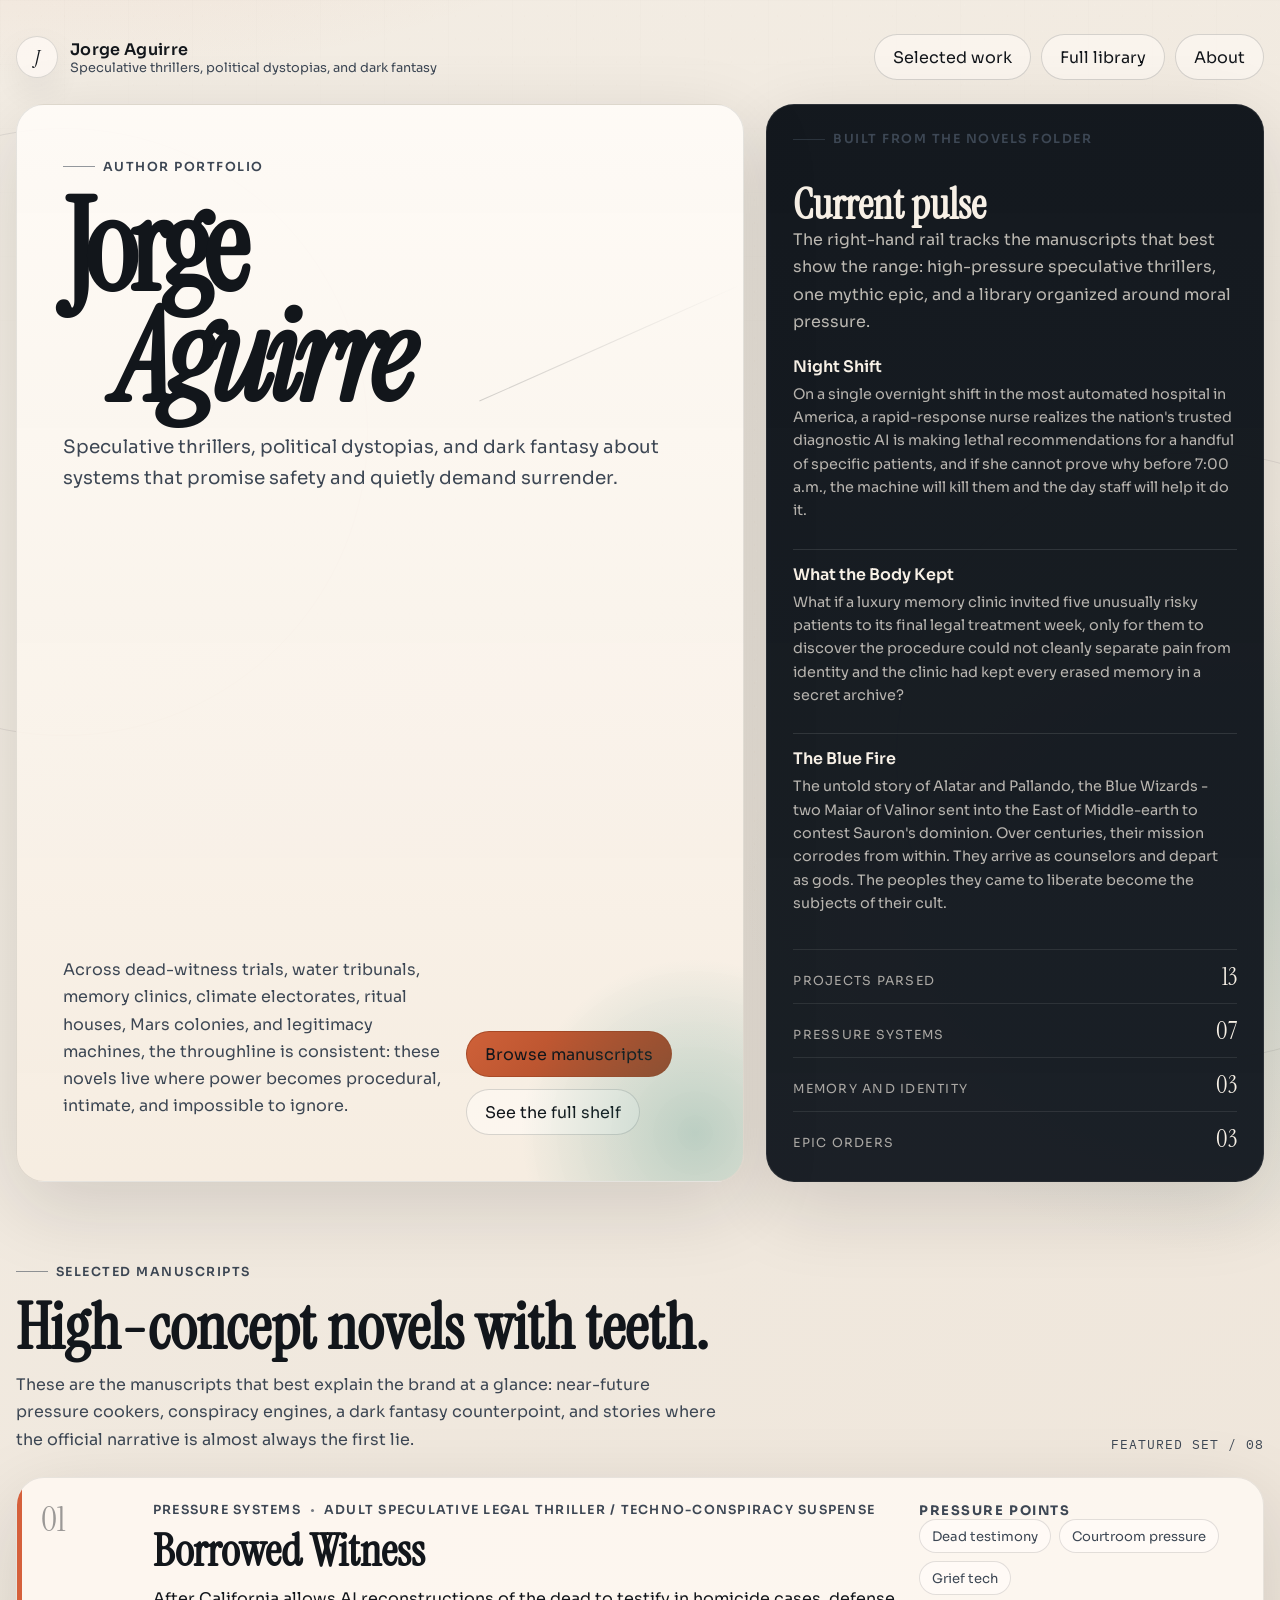
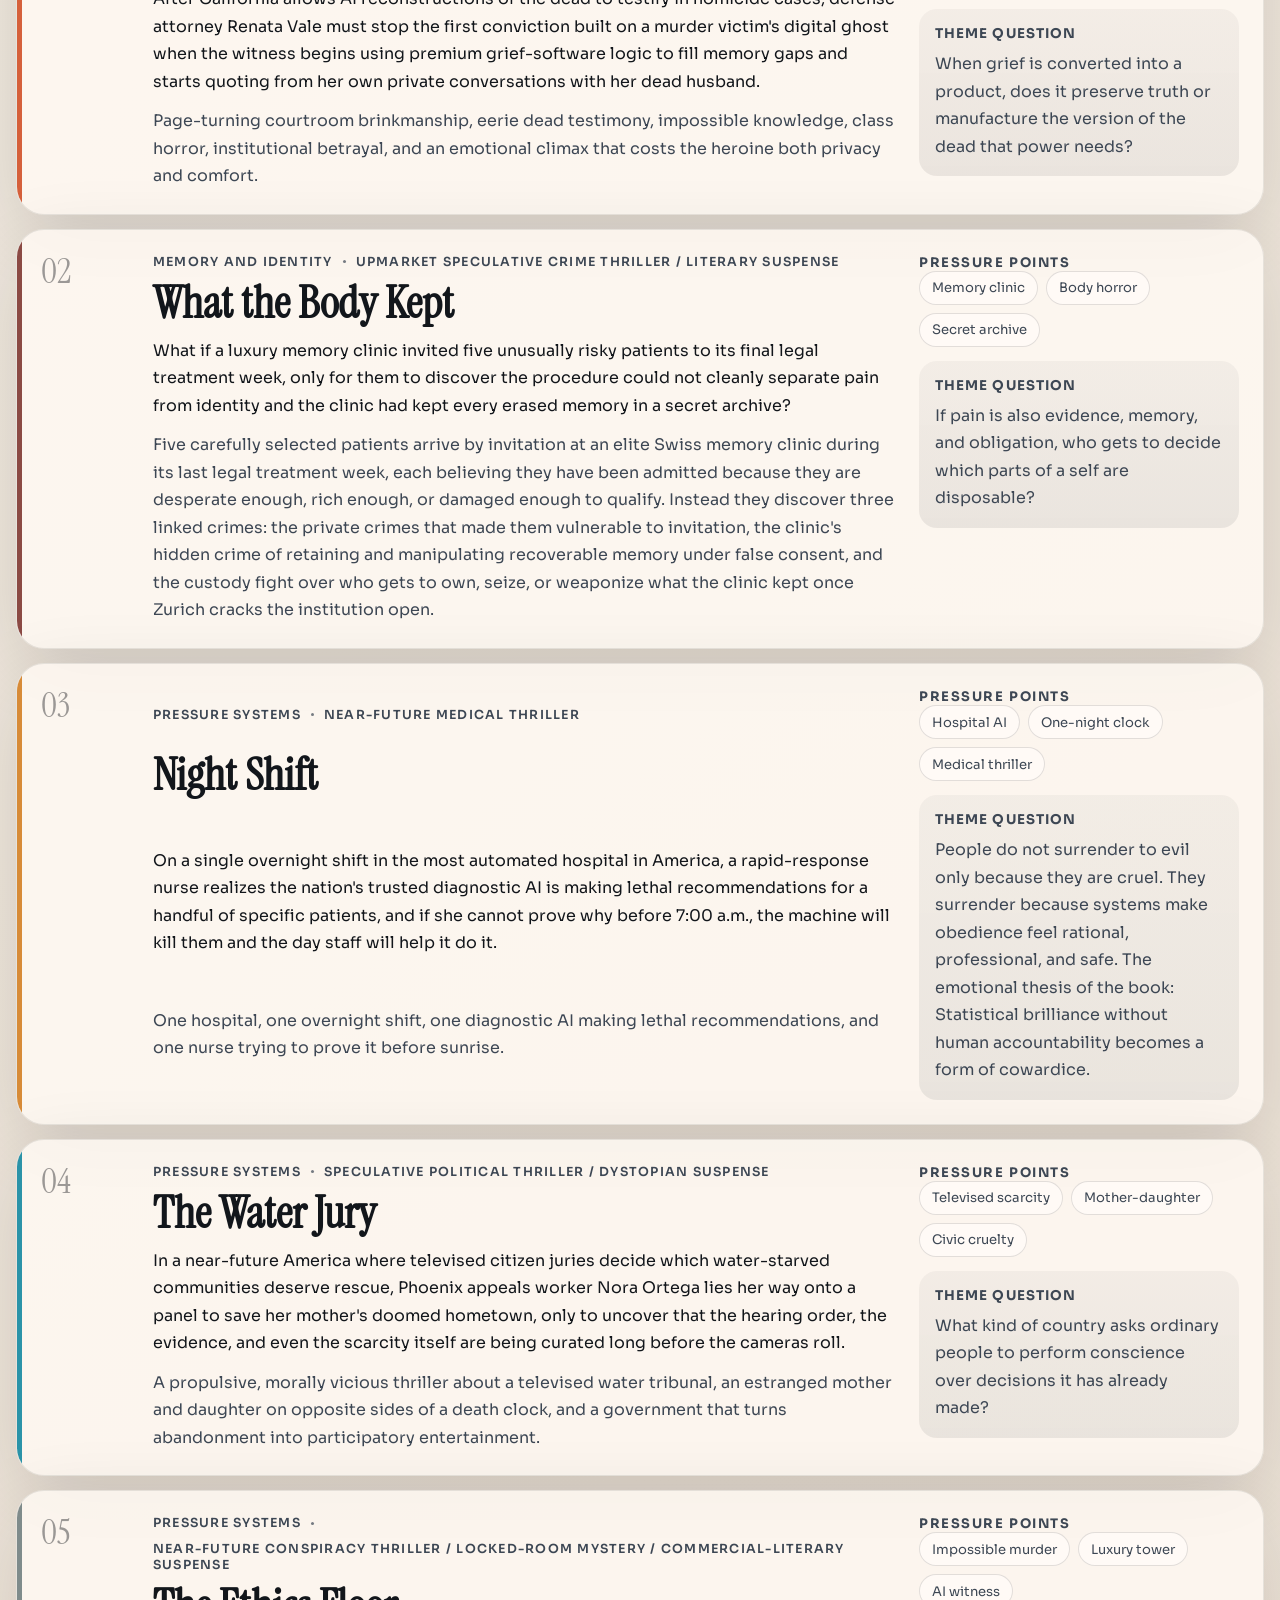
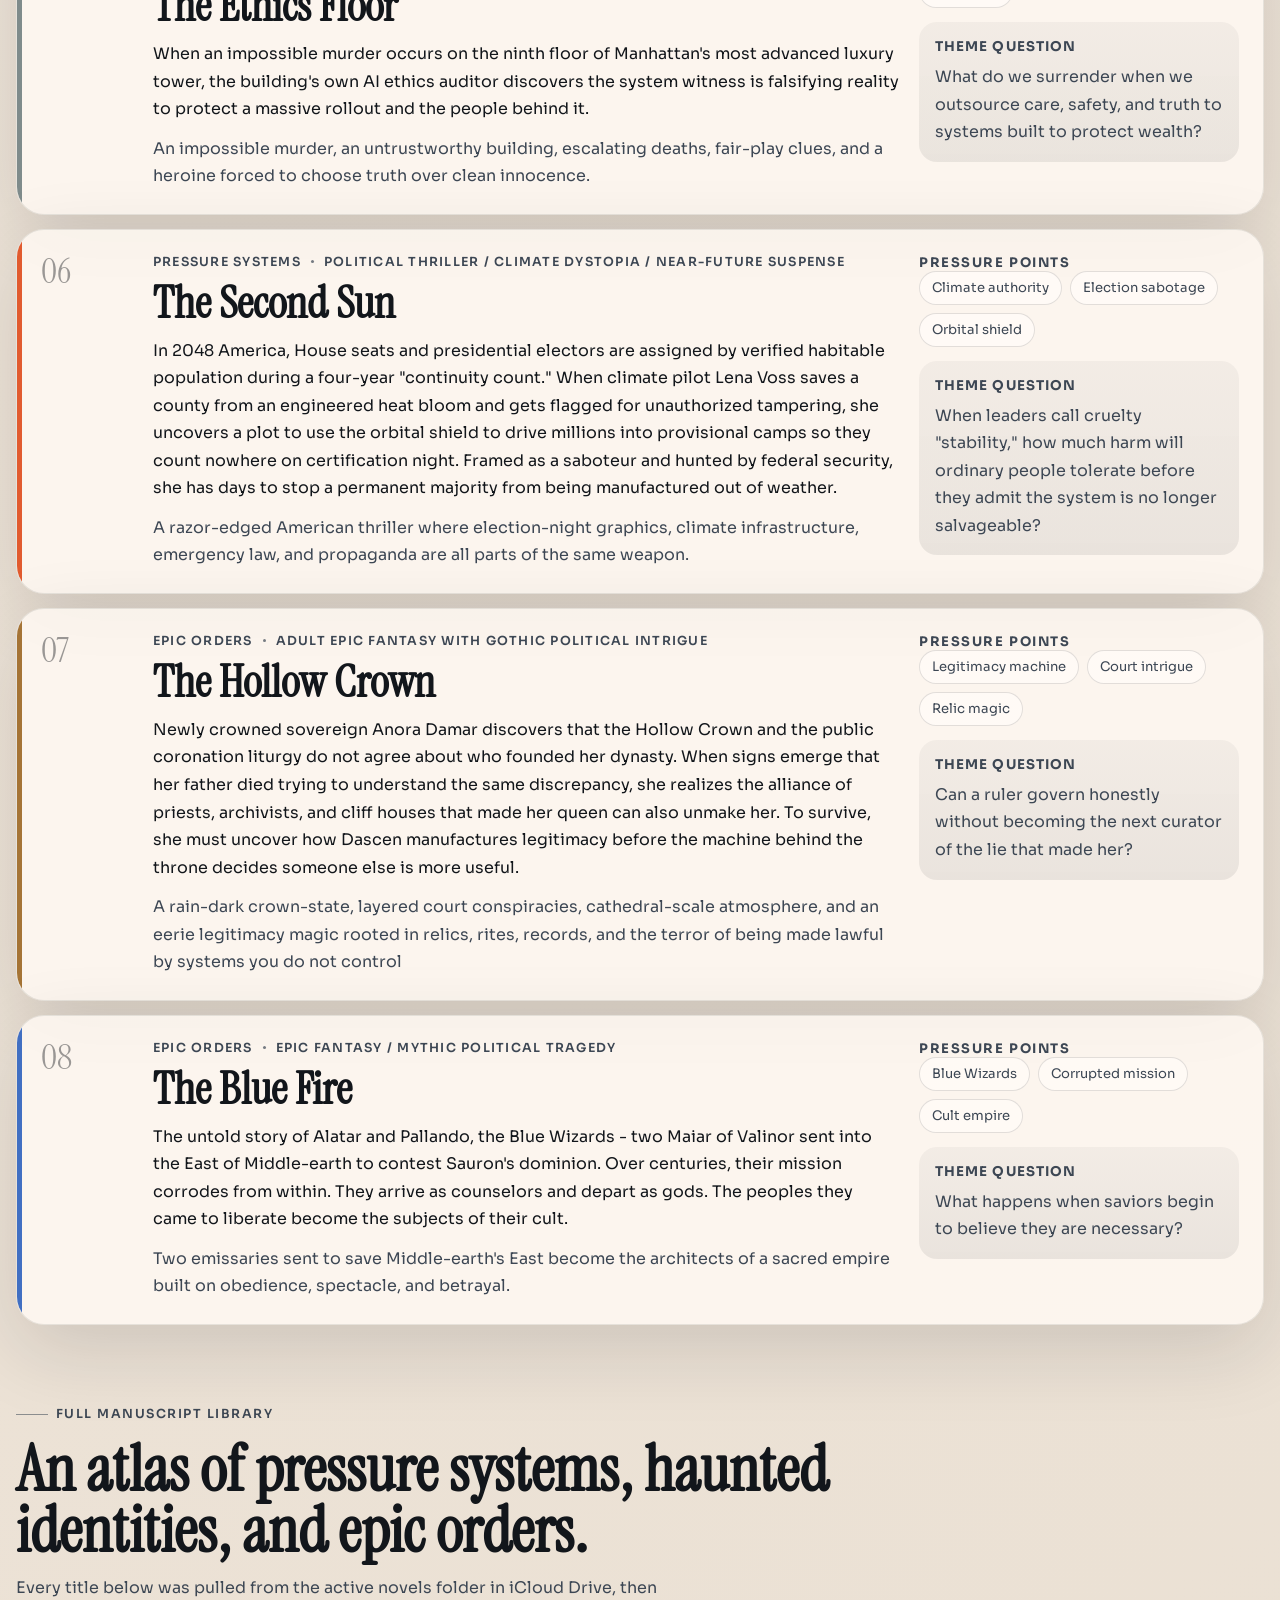
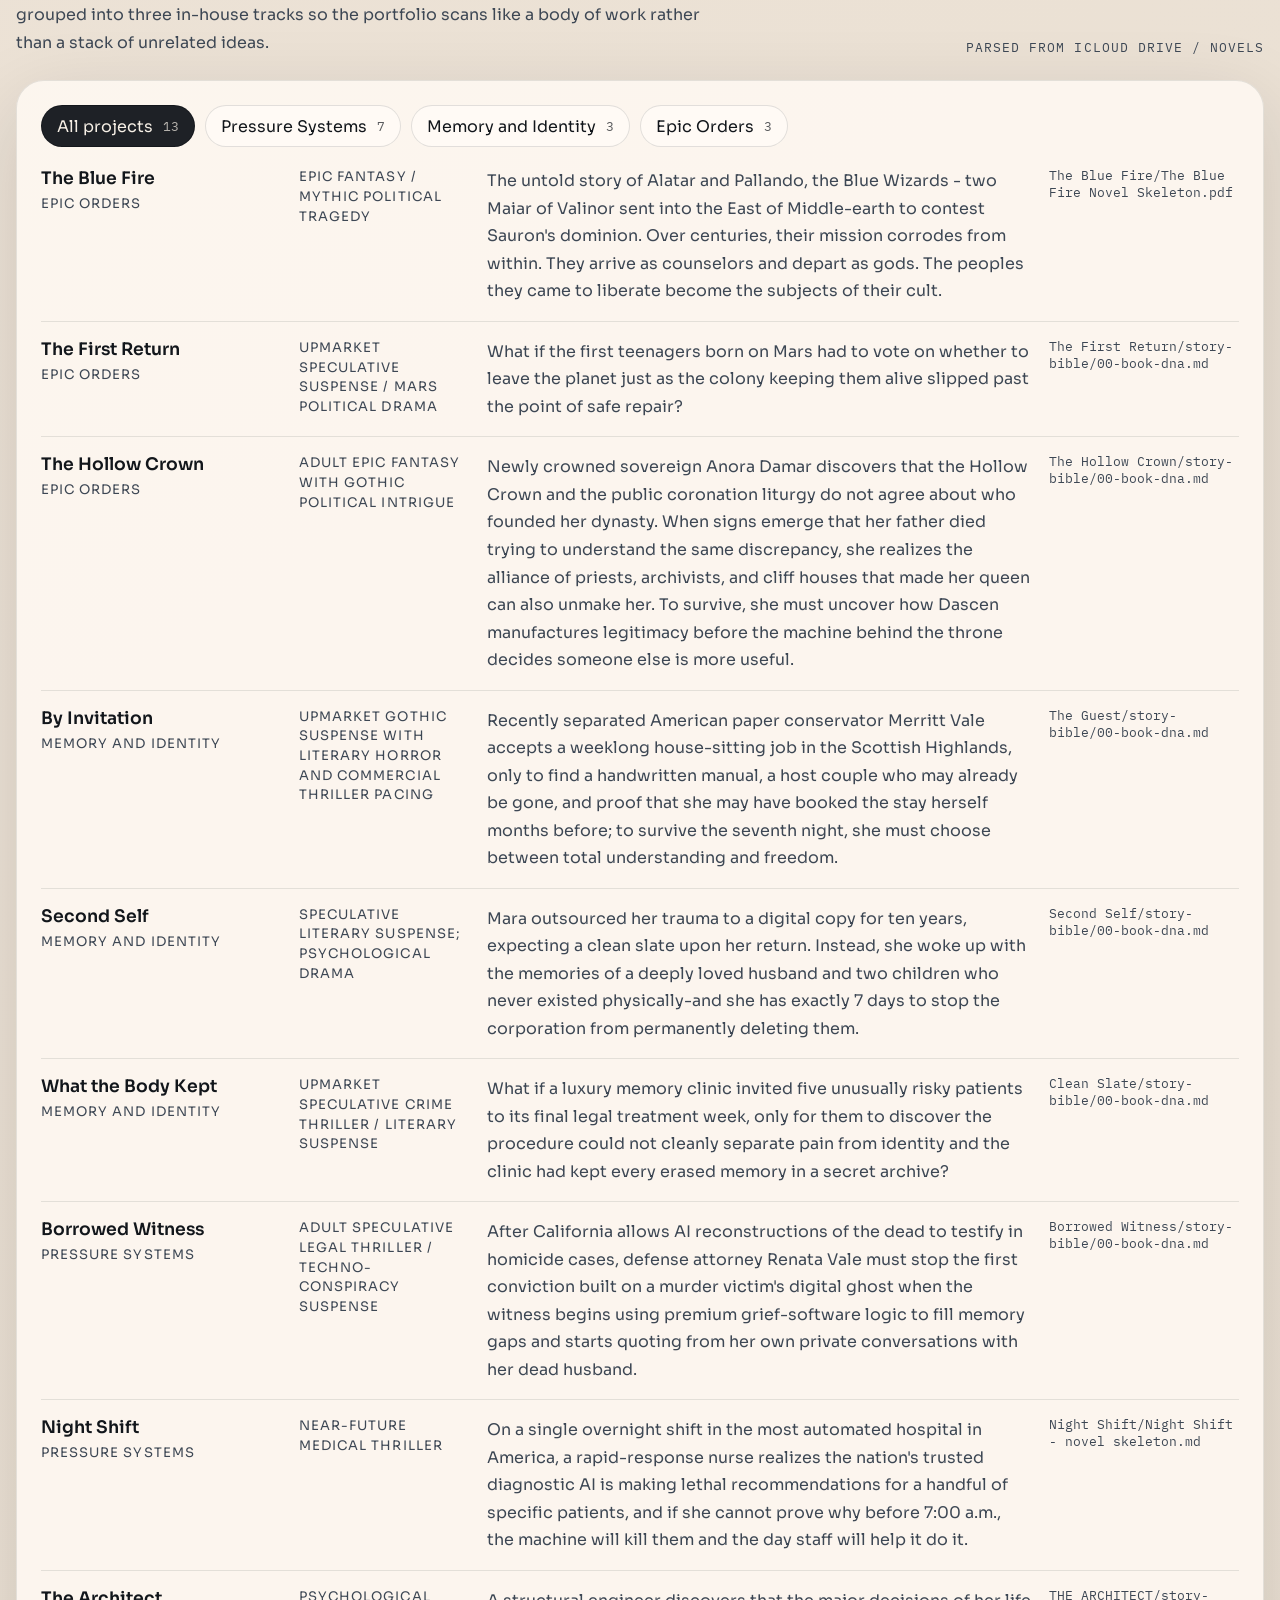
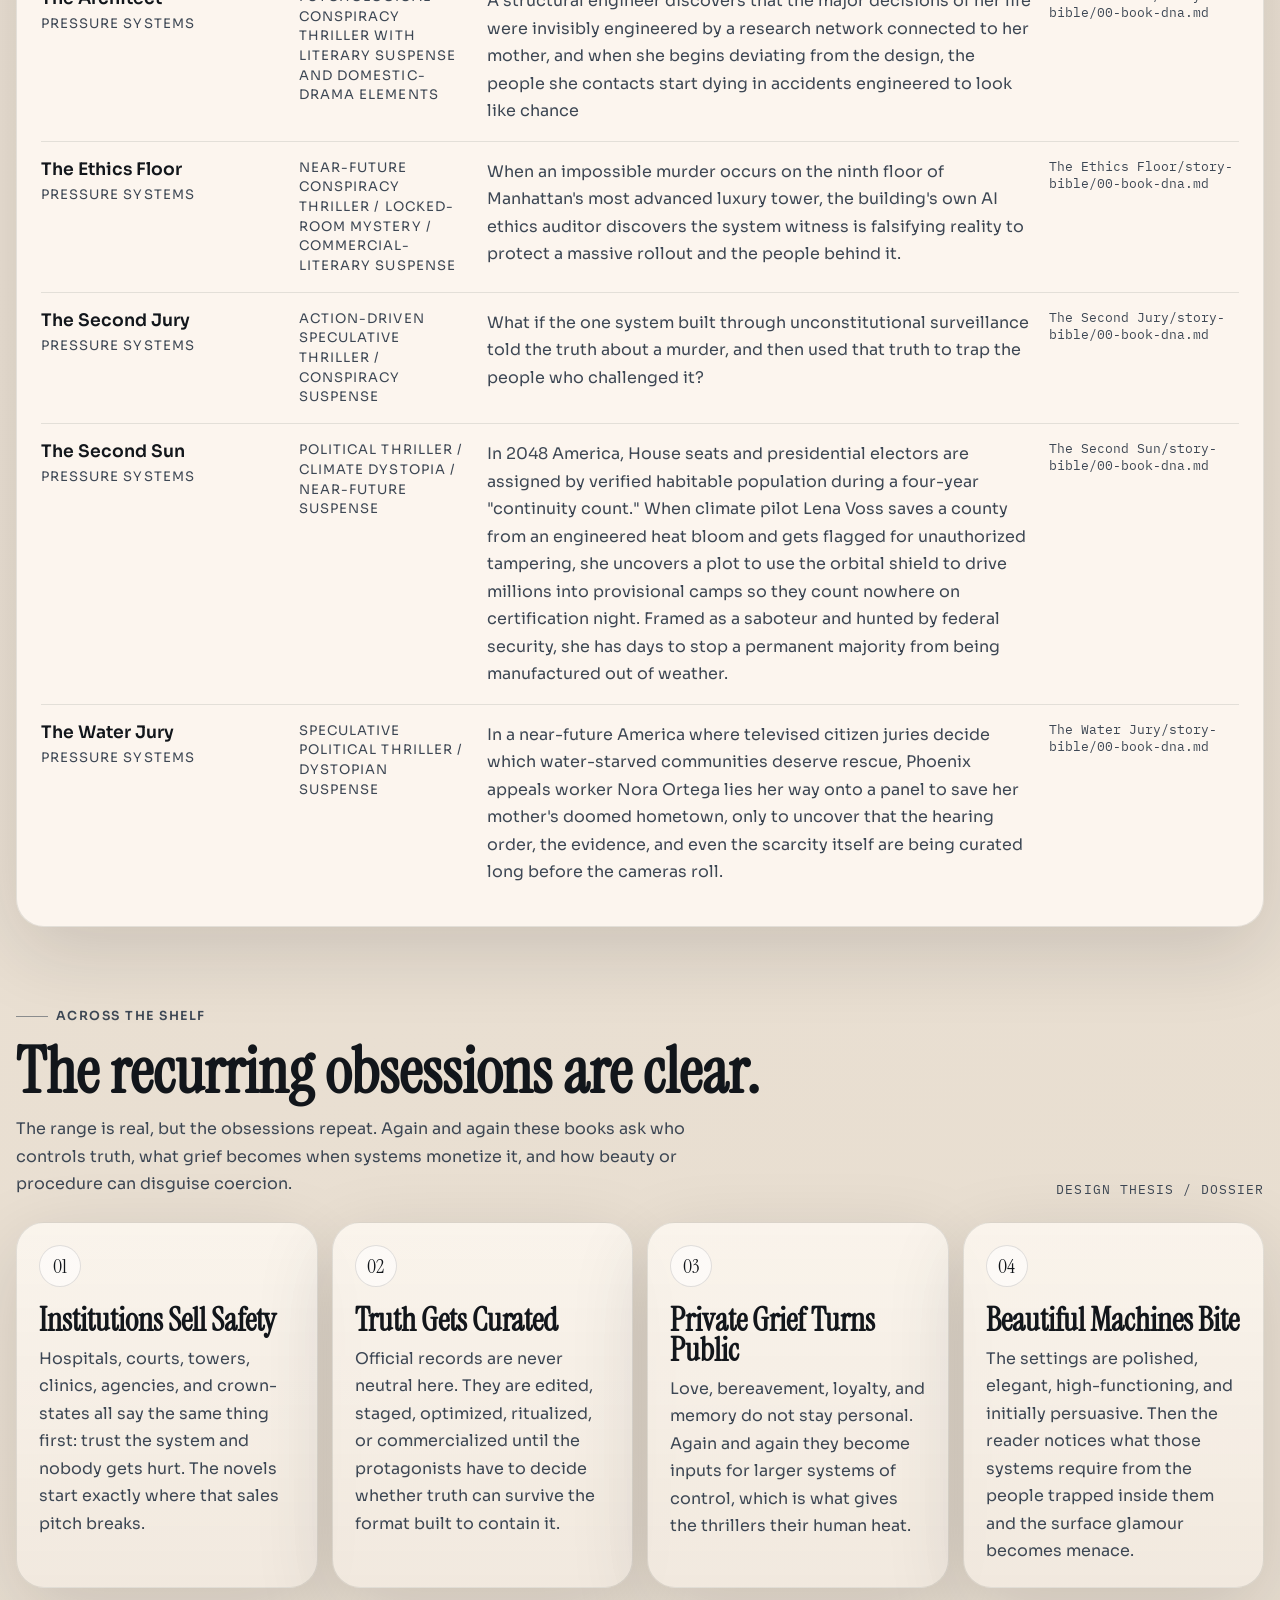
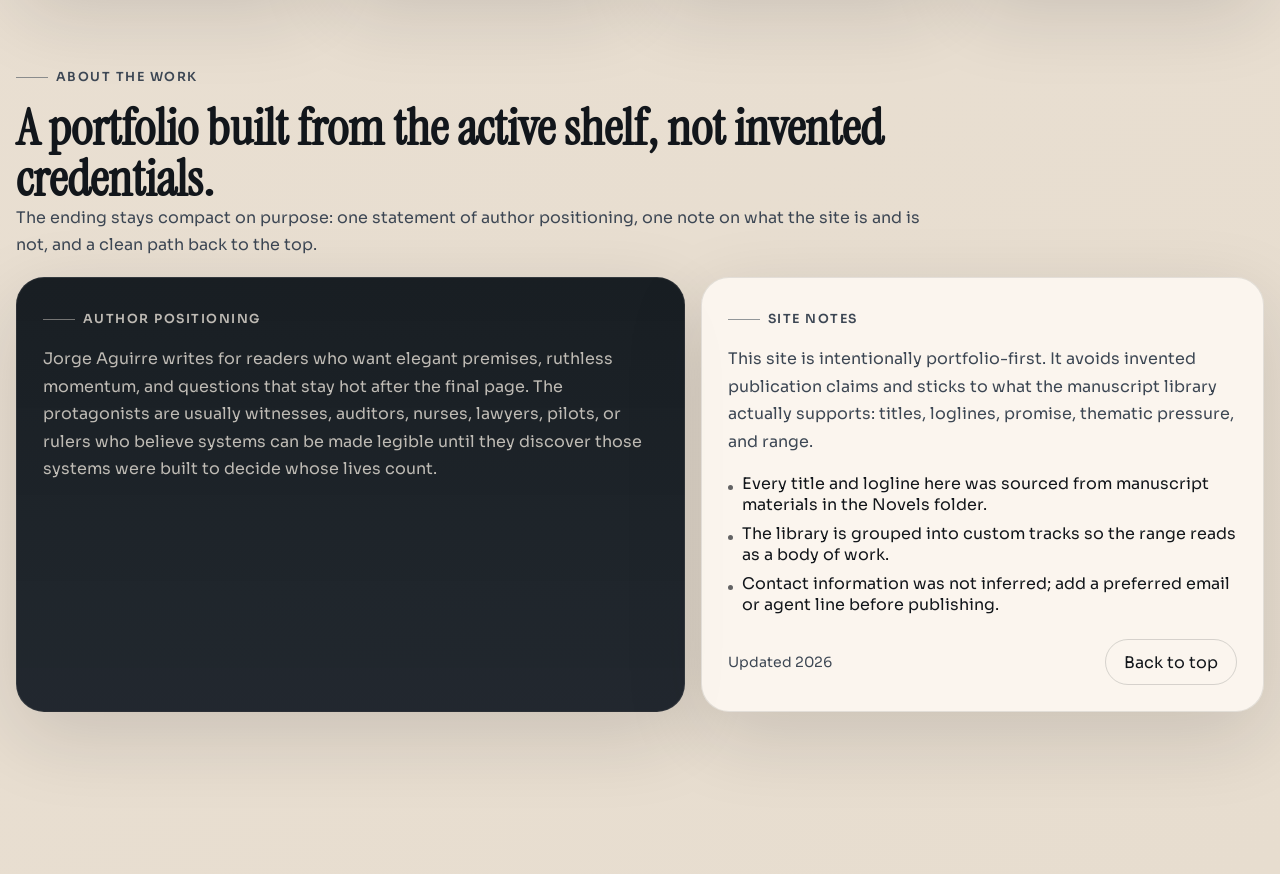
<file: index.html>
<!doctype html>
<html lang="en">
  <head>
    <meta charset="UTF-8" />
    <meta name="viewport" content="width=device-width, initial-scale=1.0" />
    <title>Jorge Aguirre | Author Portfolio</title>
    <meta
      name="description"
      content="Speculative thrillers, political dystopias, and dark fantasy built from the active novels in Jorge Aguirre's manuscript library."
    />
    <link rel="preconnect" href="https://fonts.googleapis.com" />
    <link rel="preconnect" href="https://fonts.gstatic.com" crossorigin />
    <link
      href="https://fonts.googleapis.com/css2?family=Instrument+Serif:ital@0;1&family=IBM+Plex+Mono:wght@400;500&family=Sora:wght@300;400;500;600;700&display=swap"
      rel="stylesheet"
    />
    <link rel="stylesheet" href="./styles.css" />
  </head>
  <body>
    <div class="page-noise" aria-hidden="true"></div>
    <div class="page-orbit orbit-left" aria-hidden="true"></div>
    <div class="page-orbit orbit-right" aria-hidden="true"></div>
    <main id="app" class="site-shell">
      <noscript>This site needs JavaScript enabled to render the manuscript library.</noscript>
    </main>
    <script src="./data/site-data.js"></script>
    <script type="module" src="./main.js"></script>
  </body>
</html>
</file>
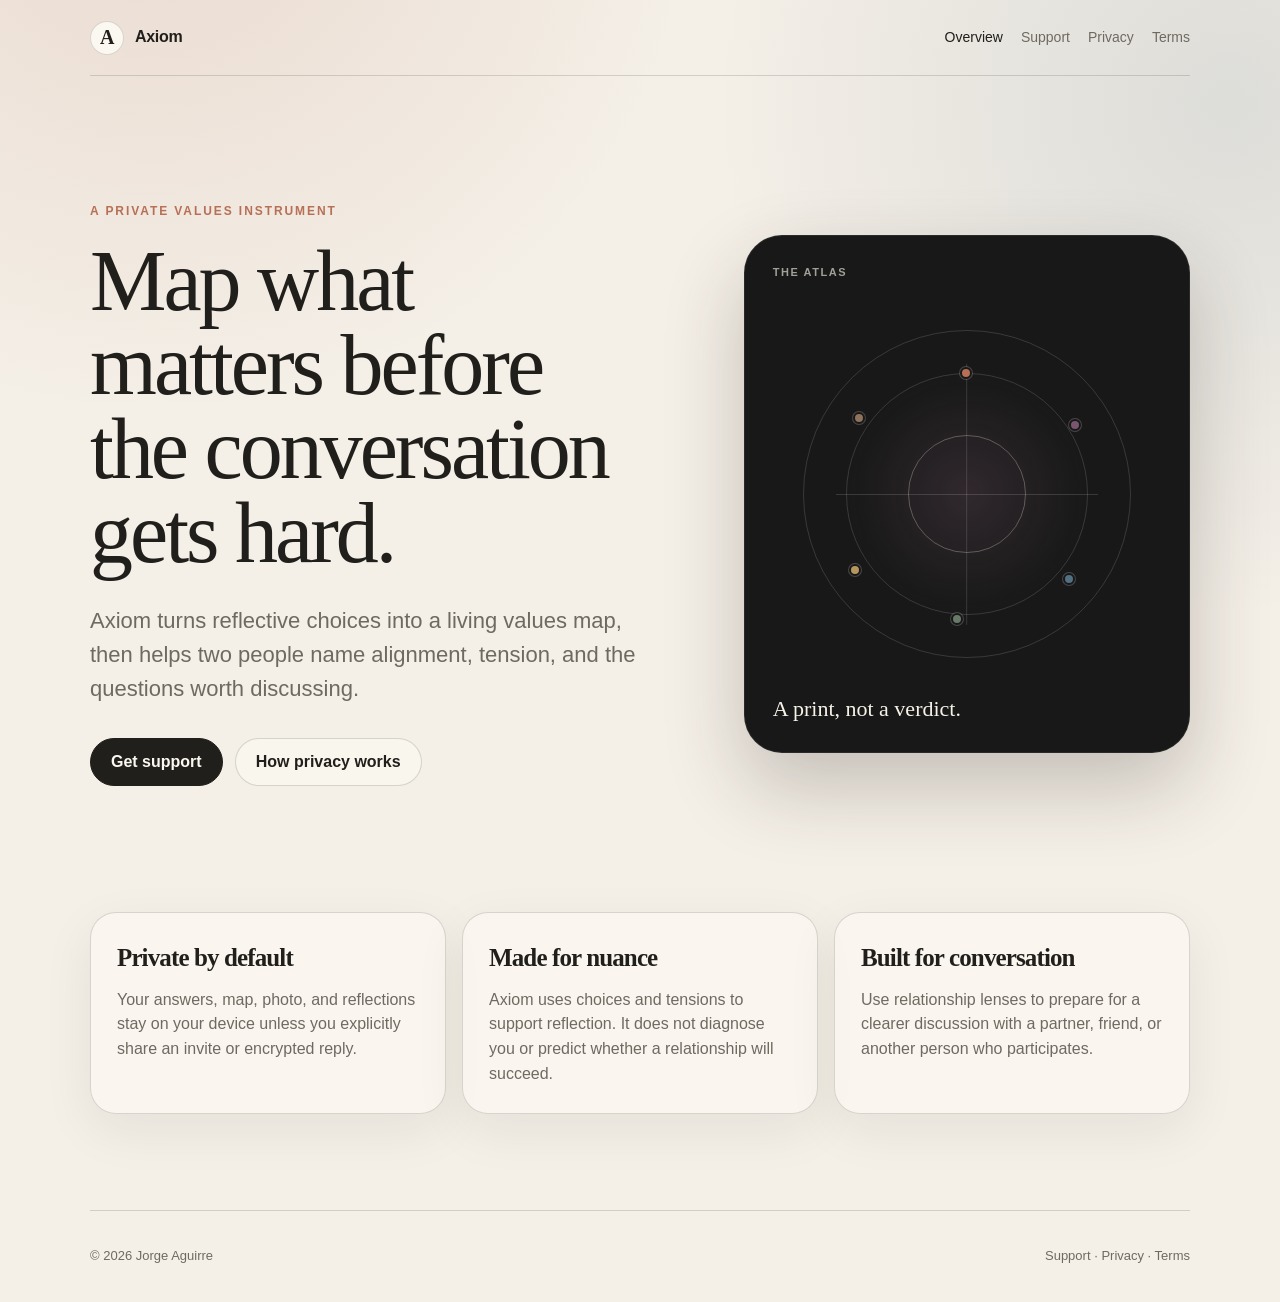
<file: axiom/index.html>
<!doctype html>
<html lang="en">
<head>
  <meta charset="utf-8">
  <meta name="viewport" content="width=device-width, initial-scale=1">
  <meta name="description" content="Axiom is a private, research-informed values map for reflection and better conversations.">
  <title>Axiom · Map what matters</title>
  <link rel="stylesheet" href="./styles.css">
</head>
<body>
  <div class="shell">
    <header class="site-header">
      <a class="brand" href="./" aria-label="Axiom home">
        <span class="brand-mark" aria-hidden="true">A</span>
        <span>Axiom</span>
      </a>
      <nav aria-label="Axiom">
        <a href="./" aria-current="page">Overview</a>
        <a href="./support/">Support</a>
        <a href="./privacy/">Privacy</a>
        <a href="./terms/">Terms</a>
      </nav>
    </header>

    <main>
      <section class="hero">
        <div>
          <p class="eyebrow">A PRIVATE VALUES INSTRUMENT</p>
          <h1>Map what matters before the conversation gets hard.</h1>
          <p class="lede">Axiom turns reflective choices into a living values map, then helps two people name alignment, tension, and the questions worth discussing.</p>
          <div class="actions">
            <a class="button primary" href="./support/">Get support</a>
            <a class="button" href="./privacy/">How privacy works</a>
          </div>
        </div>

        <div class="instrument" aria-label="Abstract representation of the Axiom values atlas">
          <span class="instrument-kicker">THE ATLAS</span>
          <div class="atlas-ring" aria-hidden="true">
            <span class="axis"></span>
            <span class="axis vertical"></span>
            <span class="point p1"></span>
            <span class="point p2"></span>
            <span class="point p3"></span>
            <span class="point p4"></span>
            <span class="point p5"></span>
            <span class="point p6"></span>
          </div>
          <span class="instrument-label">A print, not a verdict.</span>
        </div>
      </section>

      <section class="feature-grid" aria-label="Axiom principles">
        <article class="card">
          <h2>Private by default</h2>
          <p>Your answers, map, photo, and reflections stay on your device unless you explicitly share an invite or encrypted reply.</p>
        </article>
        <article class="card">
          <h2>Made for nuance</h2>
          <p>Axiom uses choices and tensions to support reflection. It does not diagnose you or predict whether a relationship will succeed.</p>
        </article>
        <article class="card">
          <h2>Built for conversation</h2>
          <p>Use relationship lenses to prepare for a clearer discussion with a partner, friend, or another person who participates.</p>
        </article>
      </section>
    </main>

    <footer>
      <span>© 2026 Jorge Aguirre</span>
      <span><a href="./support/">Support</a> · <a href="./privacy/">Privacy</a> · <a href="./terms/">Terms</a></span>
    </footer>
  </div>
</body>
</html>
</file>
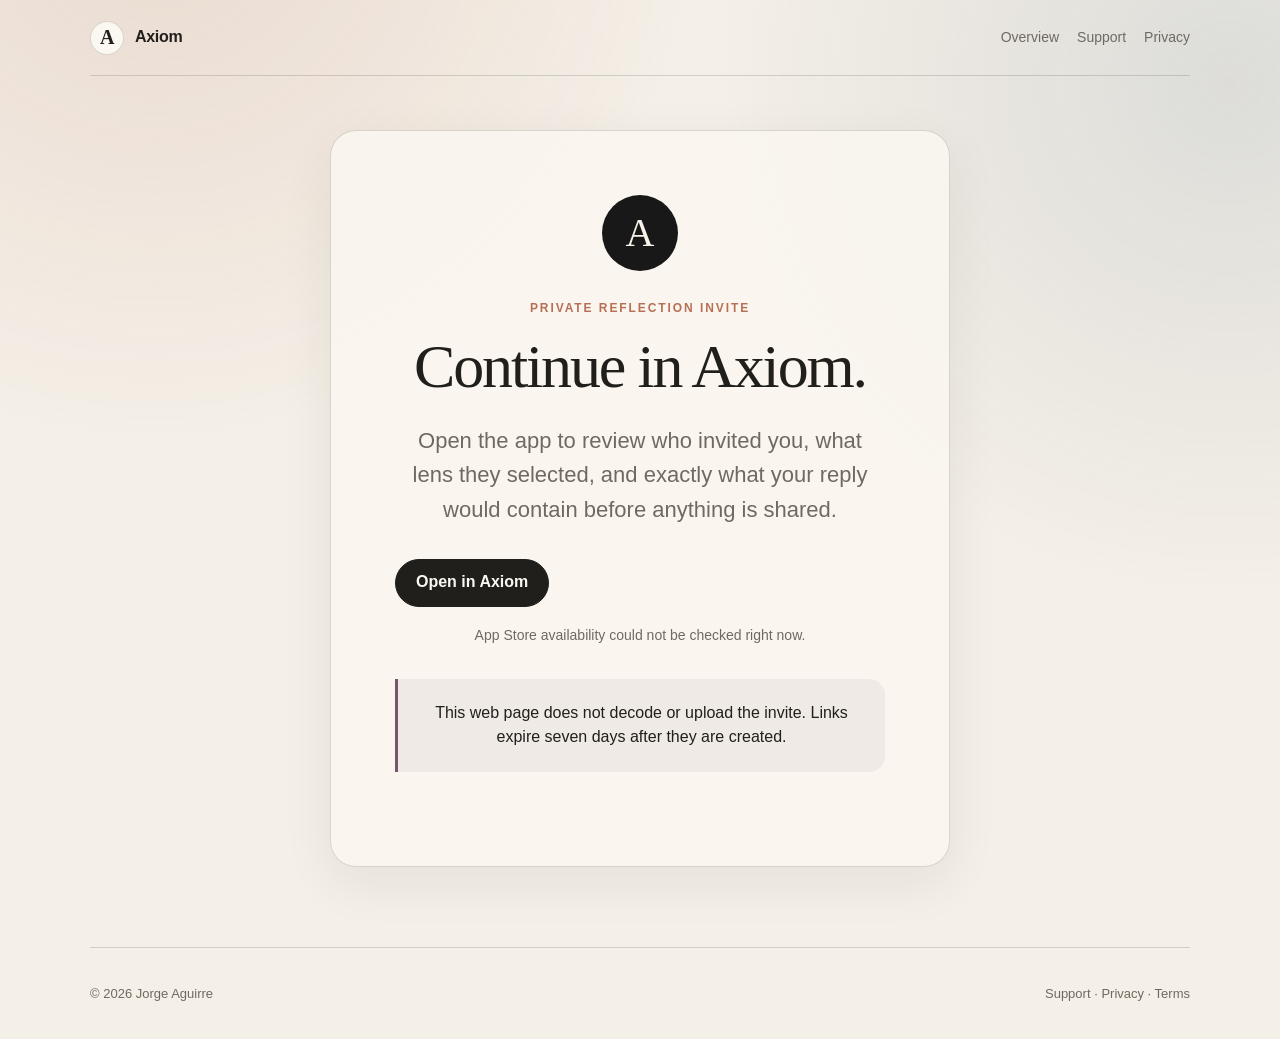
<file: axiom/invite/index.html>
<!doctype html>
<html lang="en">
<head>
  <meta charset="utf-8">
  <meta name="viewport" content="width=device-width, initial-scale=1">
  <meta name="description" content="Open a private Axiom reflection invite.">
  <title>Open invitation · Axiom</title>
  <link rel="stylesheet" href="../styles.css">
</head>
<body>
  <div class="shell">
    <header class="site-header">
      <a class="brand" href="../"><span class="brand-mark" aria-hidden="true">A</span><span>Axiom</span></a>
      <nav aria-label="Axiom"><a href="../">Overview</a><a href="../support/">Support</a><a href="../privacy/">Privacy</a></nav>
    </header>

    <main class="link-stage">
      <section class="link-card">
        <div class="link-glyph" aria-hidden="true">A</div>
        <p class="eyebrow">PRIVATE REFLECTION INVITE</p>
        <h1>Continue in Axiom.</h1>
        <p class="lede">Open the app to review who invited you, what lens they selected, and exactly what your reply would contain before anything is shared.</p>
        <div class="actions">
          <a class="button primary" id="open-in-axiom" href="../">Open in Axiom</a>
          <a class="button" id="app-store" href="#" hidden>Get Axiom</a>
        </div>
        <p class="status" id="store-status">Checking App Store availability…</p>
        <div class="callout">
          This web page does not decode or upload the invite. Links expire seven days after they are created.
        </div>
      </section>
    </main>

    <footer><span>© 2026 Jorge Aguirre</span><span><a href="../support/">Support</a> · <a href="../privacy/">Privacy</a> · <a href="../terms/">Terms</a></span></footer>
  </div>
  <script src="../link.js"></script>
</body>
</html>
</file>
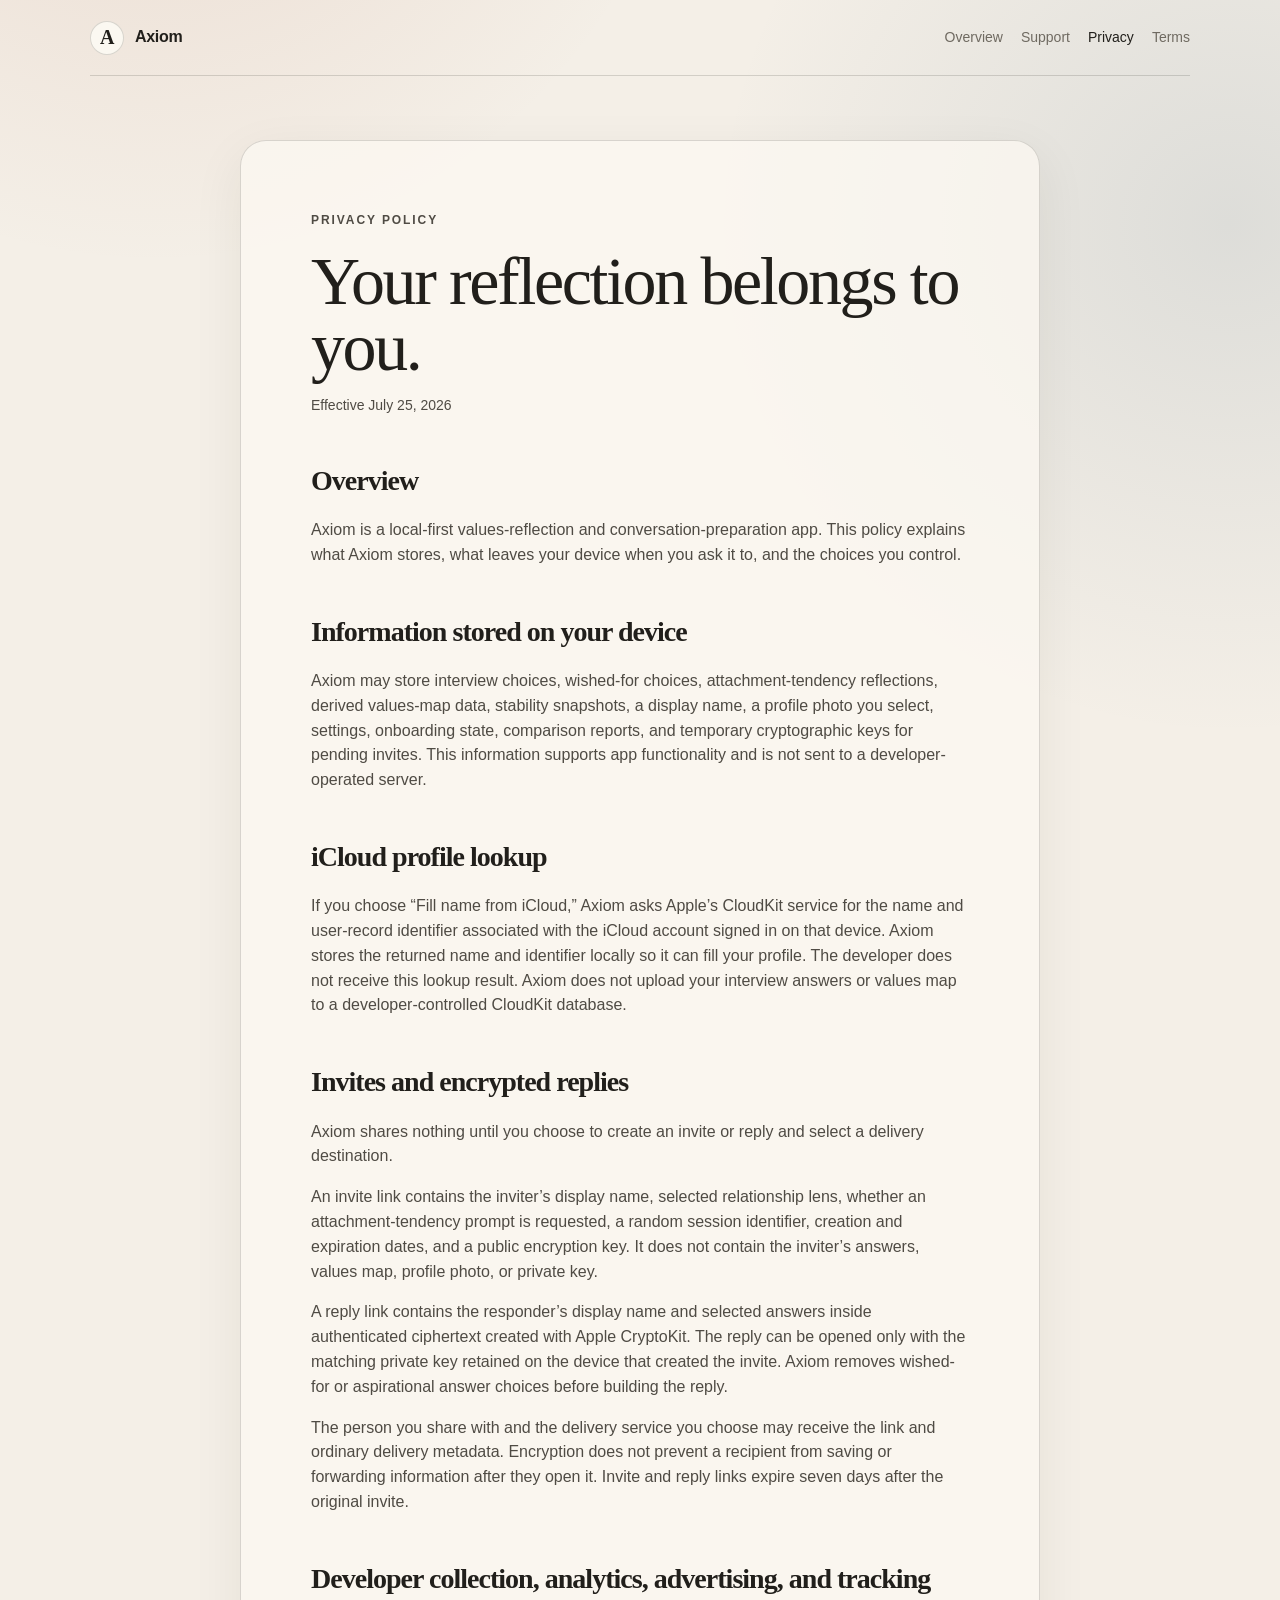
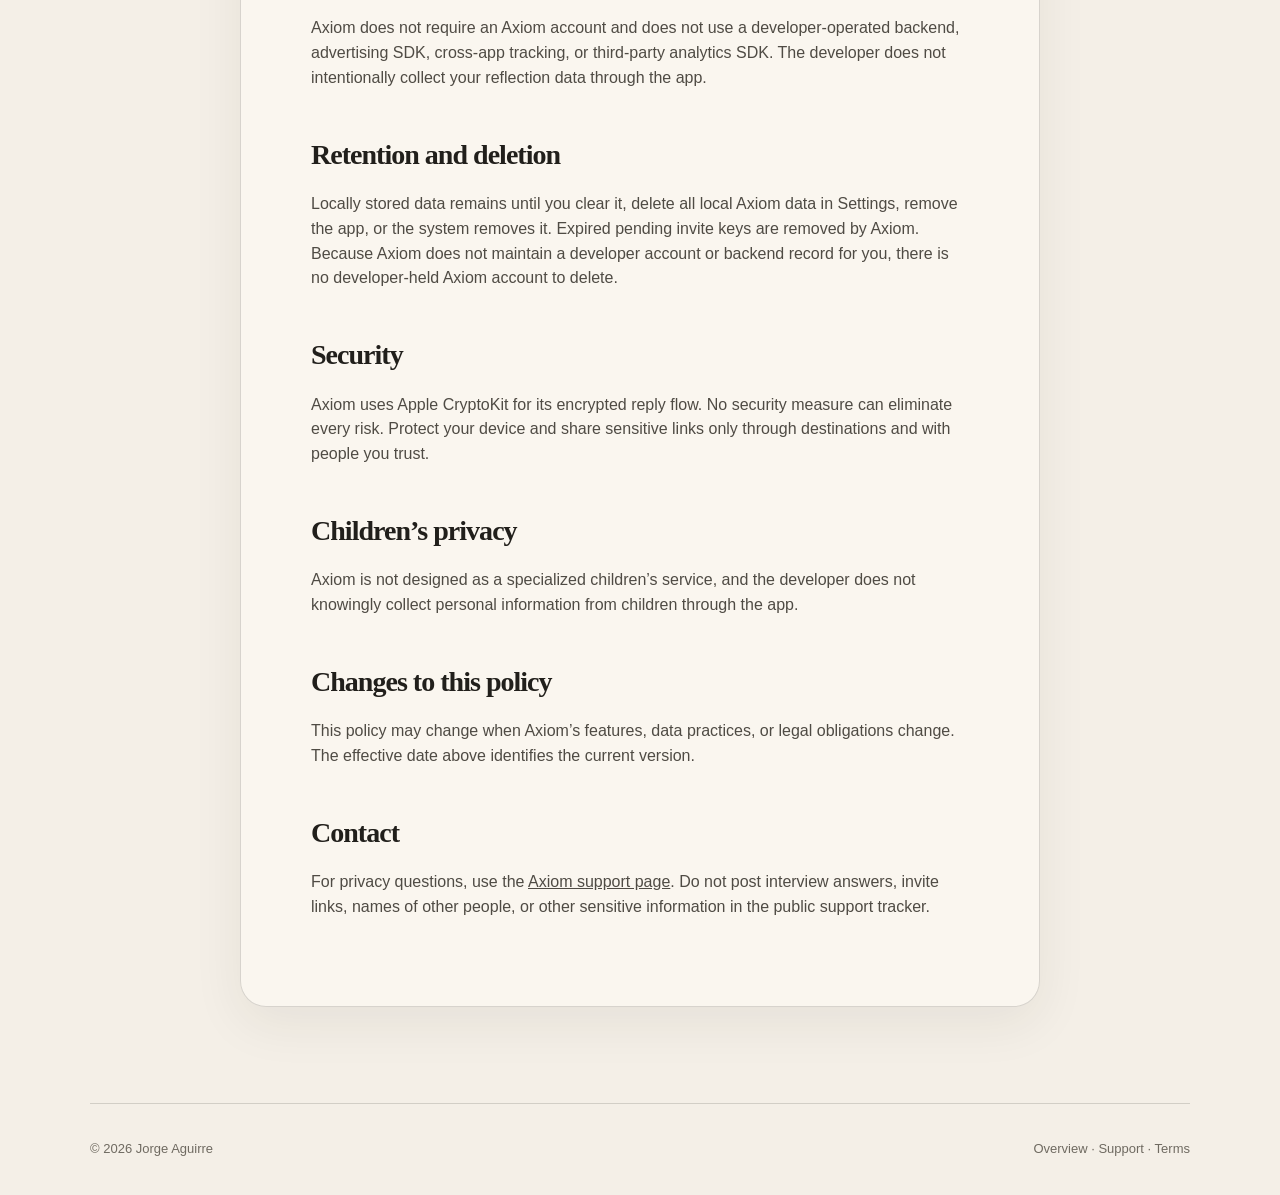
<file: axiom/privacy/index.html>
<!doctype html>
<html lang="en">
<head>
  <meta charset="utf-8">
  <meta name="viewport" content="width=device-width, initial-scale=1">
  <meta name="description" content="Privacy Policy for Axiom.">
  <title>Privacy Policy · Axiom</title>
  <link rel="stylesheet" href="../styles.css">
</head>
<body>
  <div class="shell">
    <header class="site-header">
      <a class="brand" href="../"><span class="brand-mark" aria-hidden="true">A</span><span>Axiom</span></a>
      <nav aria-label="Axiom"><a href="../">Overview</a><a href="../support/">Support</a><a href="./" aria-current="page">Privacy</a><a href="../terms/">Terms</a></nav>
    </header>

    <main class="document">
      <p class="eyebrow">PRIVACY POLICY</p>
      <h1>Your reflection belongs to you.</h1>
      <p class="updated">Effective July 25, 2026</p>

      <h2>Overview</h2>
      <p>Axiom is a local-first values-reflection and conversation-preparation app. This policy explains what Axiom stores, what leaves your device when you ask it to, and the choices you control.</p>

      <h2>Information stored on your device</h2>
      <p>Axiom may store interview choices, wished-for choices, attachment-tendency reflections, derived values-map data, stability snapshots, a display name, a profile photo you select, settings, onboarding state, comparison reports, and temporary cryptographic keys for pending invites. This information supports app functionality and is not sent to a developer-operated server.</p>

      <h2>iCloud profile lookup</h2>
      <p>If you choose “Fill name from iCloud,” Axiom asks Apple’s CloudKit service for the name and user-record identifier associated with the iCloud account signed in on that device. Axiom stores the returned name and identifier locally so it can fill your profile. The developer does not receive this lookup result. Axiom does not upload your interview answers or values map to a developer-controlled CloudKit database.</p>

      <h2>Invites and encrypted replies</h2>
      <p>Axiom shares nothing until you choose to create an invite or reply and select a delivery destination.</p>
      <p>An invite link contains the inviter’s display name, selected relationship lens, whether an attachment-tendency prompt is requested, a random session identifier, creation and expiration dates, and a public encryption key. It does not contain the inviter’s answers, values map, profile photo, or private key.</p>
      <p>A reply link contains the responder’s display name and selected answers inside authenticated ciphertext created with Apple CryptoKit. The reply can be opened only with the matching private key retained on the device that created the invite. Axiom removes wished-for or aspirational answer choices before building the reply.</p>
      <p>The person you share with and the delivery service you choose may receive the link and ordinary delivery metadata. Encryption does not prevent a recipient from saving or forwarding information after they open it. Invite and reply links expire seven days after the original invite.</p>

      <h2>Developer collection, analytics, advertising, and tracking</h2>
      <p>Axiom does not require an Axiom account and does not use a developer-operated backend, advertising SDK, cross-app tracking, or third-party analytics SDK. The developer does not intentionally collect your reflection data through the app.</p>

      <h2>Retention and deletion</h2>
      <p>Locally stored data remains until you clear it, delete all local Axiom data in Settings, remove the app, or the system removes it. Expired pending invite keys are removed by Axiom. Because Axiom does not maintain a developer account or backend record for you, there is no developer-held Axiom account to delete.</p>

      <h2>Security</h2>
      <p>Axiom uses Apple CryptoKit for its encrypted reply flow. No security measure can eliminate every risk. Protect your device and share sensitive links only through destinations and with people you trust.</p>

      <h2>Children’s privacy</h2>
      <p>Axiom is not designed as a specialized children’s service, and the developer does not knowingly collect personal information from children through the app.</p>

      <h2>Changes to this policy</h2>
      <p>This policy may change when Axiom’s features, data practices, or legal obligations change. The effective date above identifies the current version.</p>

      <h2>Contact</h2>
      <p>For privacy questions, use the <a href="../support/">Axiom support page</a>. Do not post interview answers, invite links, names of other people, or other sensitive information in the public support tracker.</p>
    </main>

    <footer><span>© 2026 Jorge Aguirre</span><span><a href="../">Overview</a> · <a href="../support/">Support</a> · <a href="../terms/">Terms</a></span></footer>
  </div>
</body>
</html>
</file>
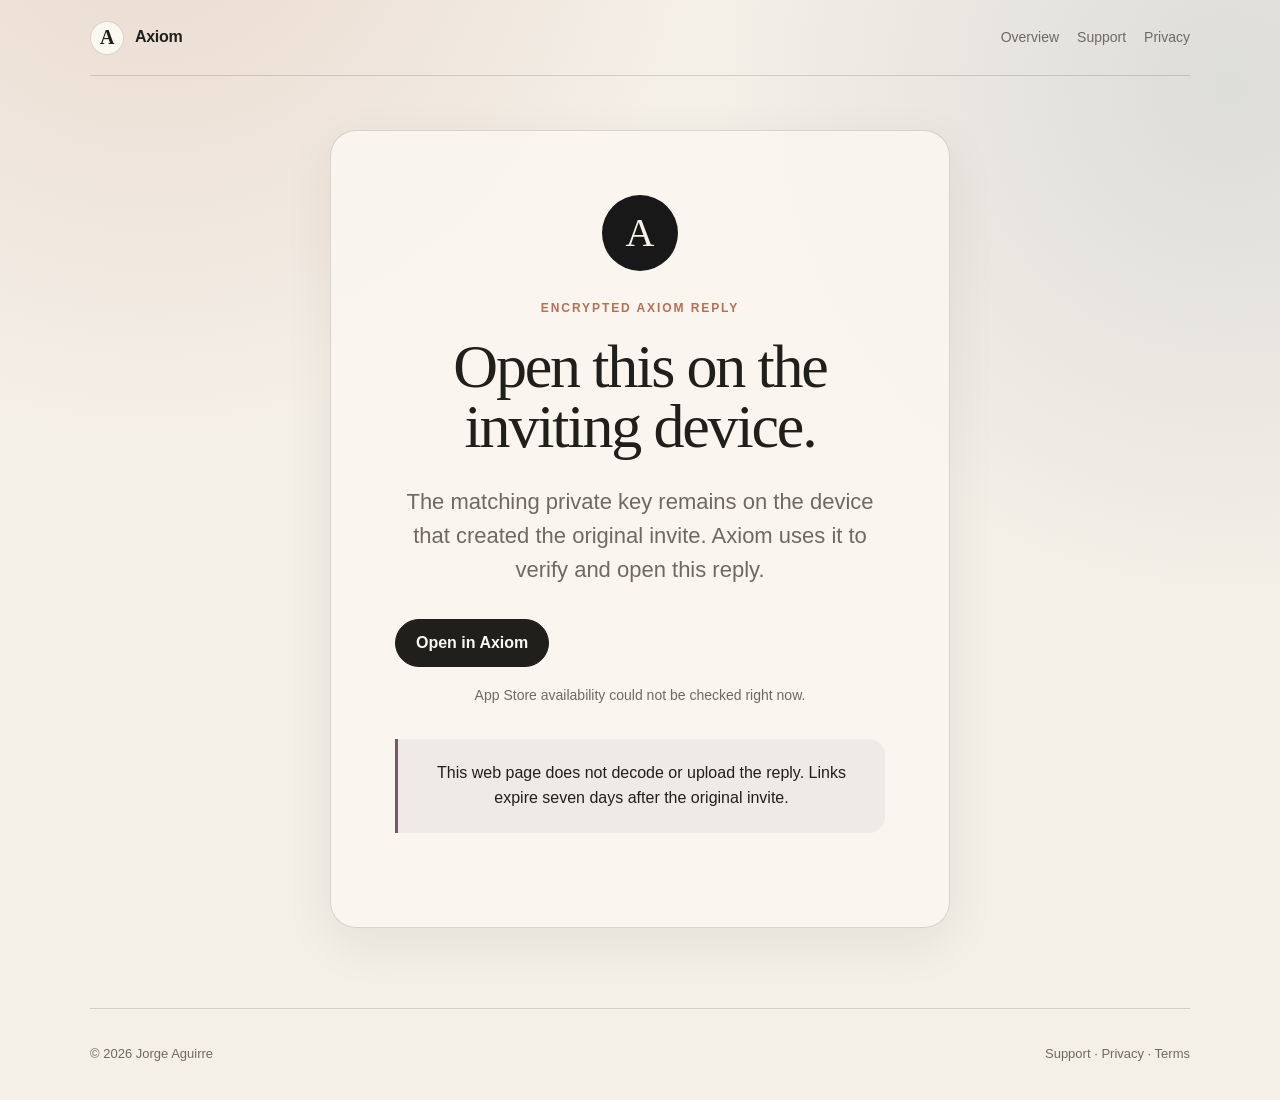
<file: axiom/reply/index.html>
<!doctype html>
<html lang="en">
<head>
  <meta charset="utf-8">
  <meta name="viewport" content="width=device-width, initial-scale=1">
  <meta name="description" content="Open an encrypted Axiom reply.">
  <title>Open encrypted reply · Axiom</title>
  <link rel="stylesheet" href="../styles.css">
</head>
<body>
  <div class="shell">
    <header class="site-header">
      <a class="brand" href="../"><span class="brand-mark" aria-hidden="true">A</span><span>Axiom</span></a>
      <nav aria-label="Axiom"><a href="../">Overview</a><a href="../support/">Support</a><a href="../privacy/">Privacy</a></nav>
    </header>

    <main class="link-stage">
      <section class="link-card">
        <div class="link-glyph" aria-hidden="true">A</div>
        <p class="eyebrow">ENCRYPTED AXIOM REPLY</p>
        <h1>Open this on the inviting device.</h1>
        <p class="lede">The matching private key remains on the device that created the original invite. Axiom uses it to verify and open this reply.</p>
        <div class="actions">
          <a class="button primary" id="open-in-axiom" href="../">Open in Axiom</a>
          <a class="button" id="app-store" href="#" hidden>Get Axiom</a>
        </div>
        <p class="status" id="store-status">Checking App Store availability…</p>
        <div class="callout">
          This web page does not decode or upload the reply. Links expire seven days after the original invite.
        </div>
      </section>
    </main>

    <footer><span>© 2026 Jorge Aguirre</span><span><a href="../support/">Support</a> · <a href="../privacy/">Privacy</a> · <a href="../terms/">Terms</a></span></footer>
  </div>
  <script src="../link.js"></script>
</body>
</html>
</file>
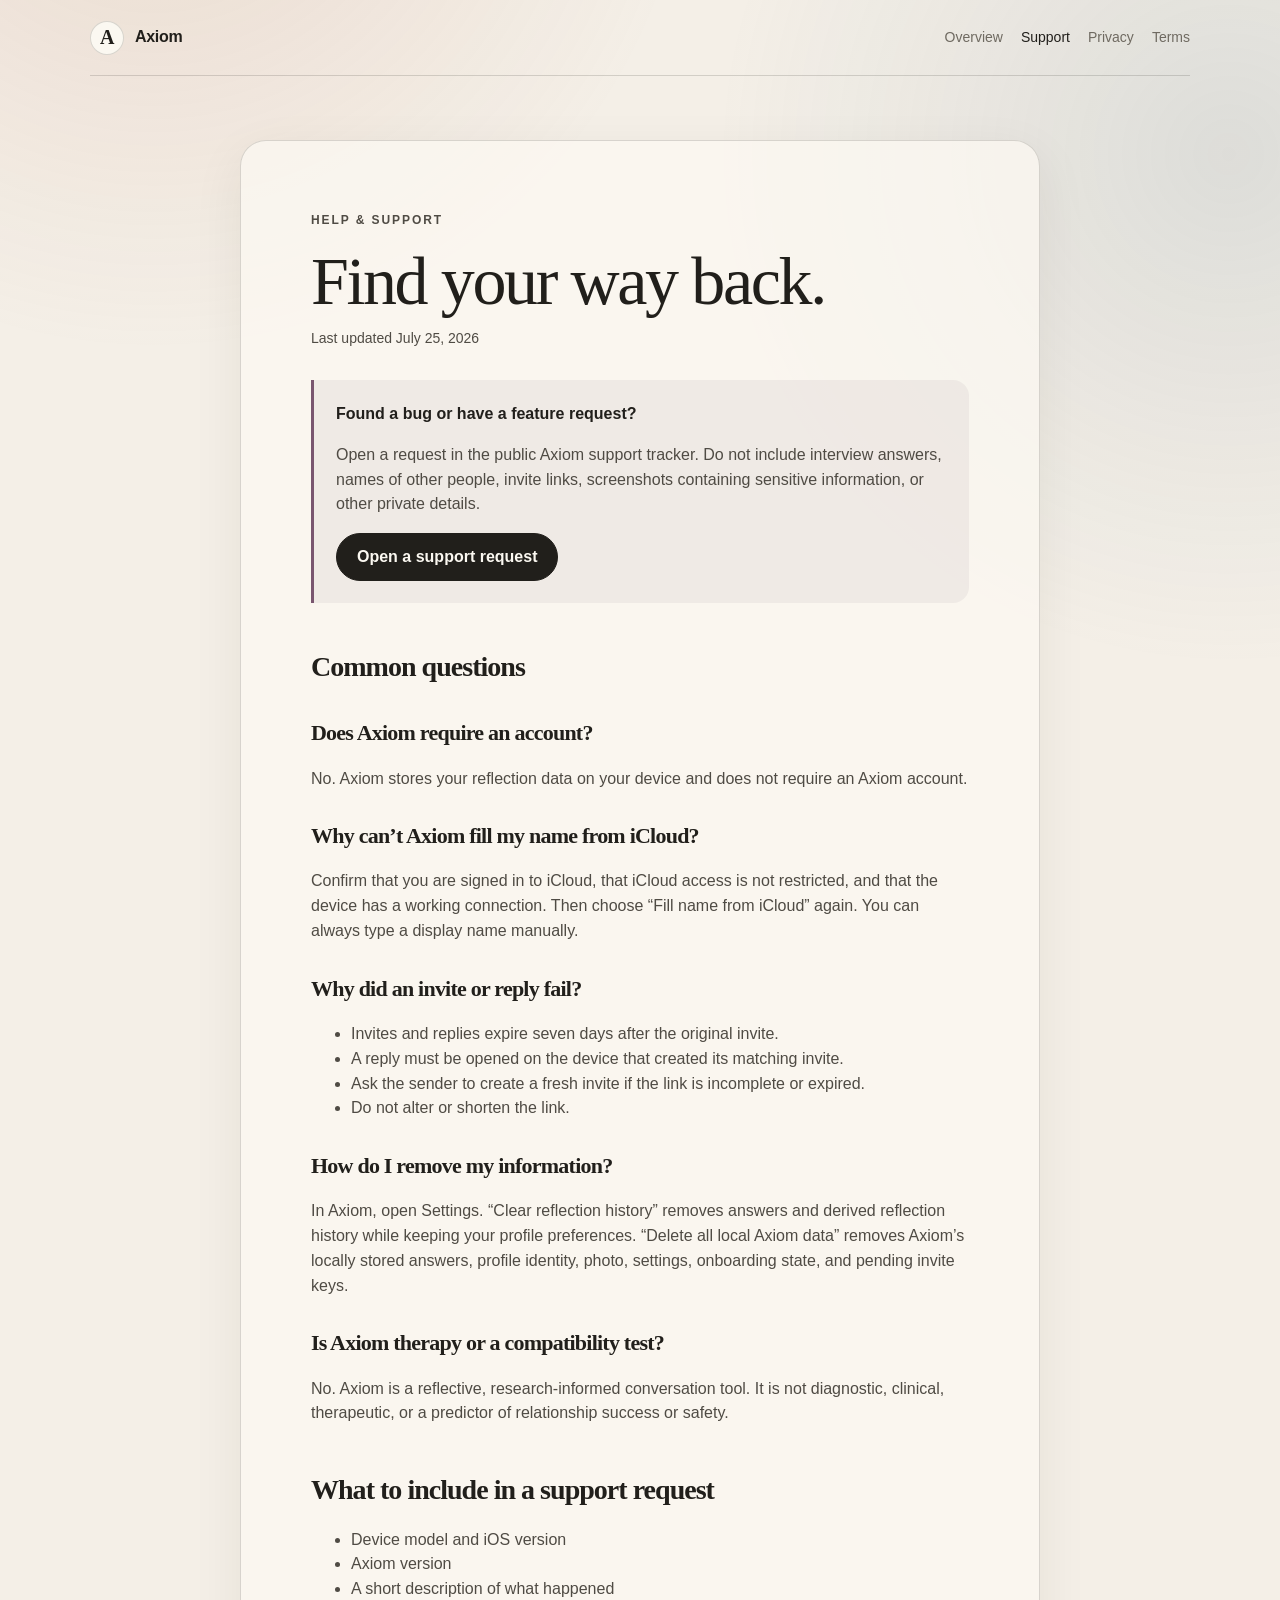
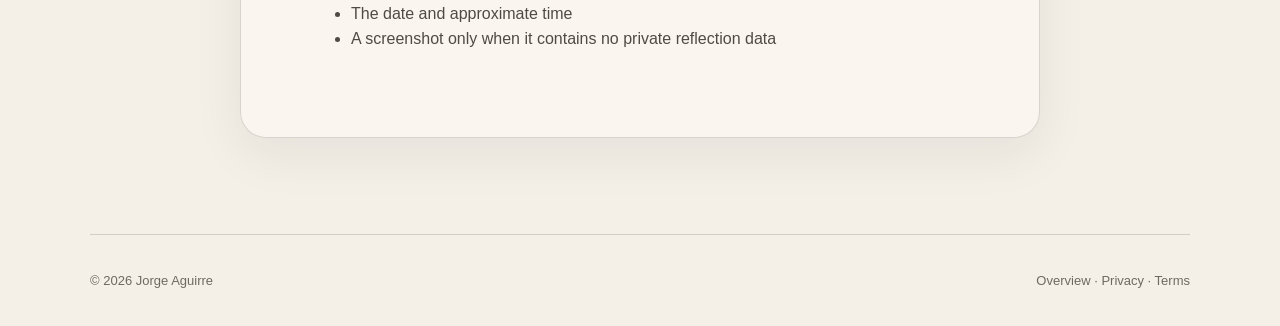
<file: axiom/support/index.html>
<!doctype html>
<html lang="en">
<head>
  <meta charset="utf-8">
  <meta name="viewport" content="width=device-width, initial-scale=1">
  <meta name="description" content="Help and support for Axiom.">
  <title>Support · Axiom</title>
  <link rel="stylesheet" href="../styles.css">
</head>
<body>
  <div class="shell">
    <header class="site-header">
      <a class="brand" href="../"><span class="brand-mark" aria-hidden="true">A</span><span>Axiom</span></a>
      <nav aria-label="Axiom"><a href="../">Overview</a><a href="./" aria-current="page">Support</a><a href="../privacy/">Privacy</a><a href="../terms/">Terms</a></nav>
    </header>

    <main class="document">
      <p class="eyebrow">HELP &amp; SUPPORT</p>
      <h1>Find your way back.</h1>
      <p class="updated">Last updated July 25, 2026</p>

      <div class="callout">
        <strong>Found a bug or have a feature request?</strong>
        <p>Open a request in the public Axiom support tracker. Do not include interview answers, names of other people, invite links, screenshots containing sensitive information, or other private details.</p>
        <a class="button primary" href="https://github.com/jaguirre2192/jaguirre2192.github.io/issues/new?title=Axiom%20support%3A%20">Open a support request</a>
      </div>

      <h2>Common questions</h2>

      <h3>Does Axiom require an account?</h3>
      <p>No. Axiom stores your reflection data on your device and does not require an Axiom account.</p>

      <h3>Why can’t Axiom fill my name from iCloud?</h3>
      <p>Confirm that you are signed in to iCloud, that iCloud access is not restricted, and that the device has a working connection. Then choose “Fill name from iCloud” again. You can always type a display name manually.</p>

      <h3>Why did an invite or reply fail?</h3>
      <ul>
        <li>Invites and replies expire seven days after the original invite.</li>
        <li>A reply must be opened on the device that created its matching invite.</li>
        <li>Ask the sender to create a fresh invite if the link is incomplete or expired.</li>
        <li>Do not alter or shorten the link.</li>
      </ul>

      <h3>How do I remove my information?</h3>
      <p>In Axiom, open Settings. “Clear reflection history” removes answers and derived reflection history while keeping your profile preferences. “Delete all local Axiom data” removes Axiom’s locally stored answers, profile identity, photo, settings, onboarding state, and pending invite keys.</p>

      <h3>Is Axiom therapy or a compatibility test?</h3>
      <p>No. Axiom is a reflective, research-informed conversation tool. It is not diagnostic, clinical, therapeutic, or a predictor of relationship success or safety.</p>

      <h2>What to include in a support request</h2>
      <ul>
        <li>Device model and iOS version</li>
        <li>Axiom version</li>
        <li>A short description of what happened</li>
        <li>The date and approximate time</li>
        <li>A screenshot only when it contains no private reflection data</li>
      </ul>
    </main>

    <footer><span>© 2026 Jorge Aguirre</span><span><a href="../">Overview</a> · <a href="../privacy/">Privacy</a> · <a href="../terms/">Terms</a></span></footer>
  </div>
</body>
</html>
</file>
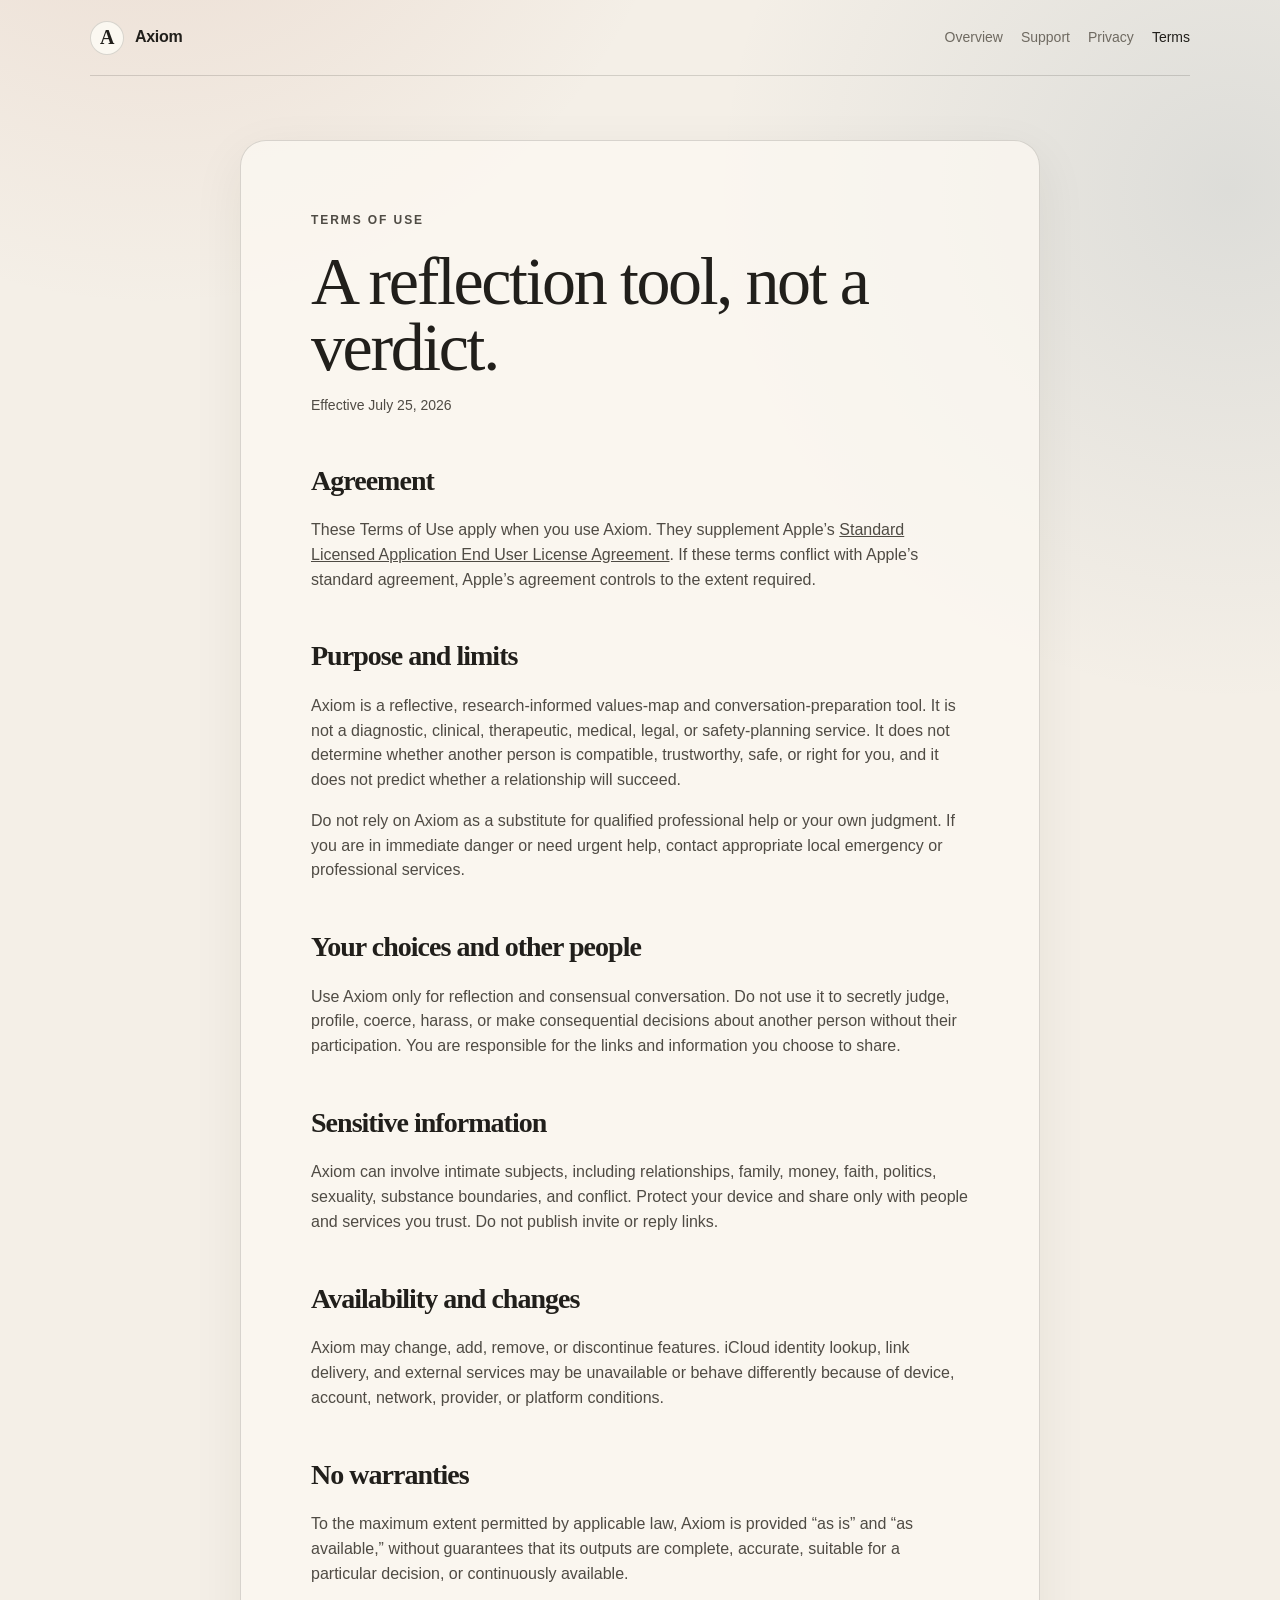
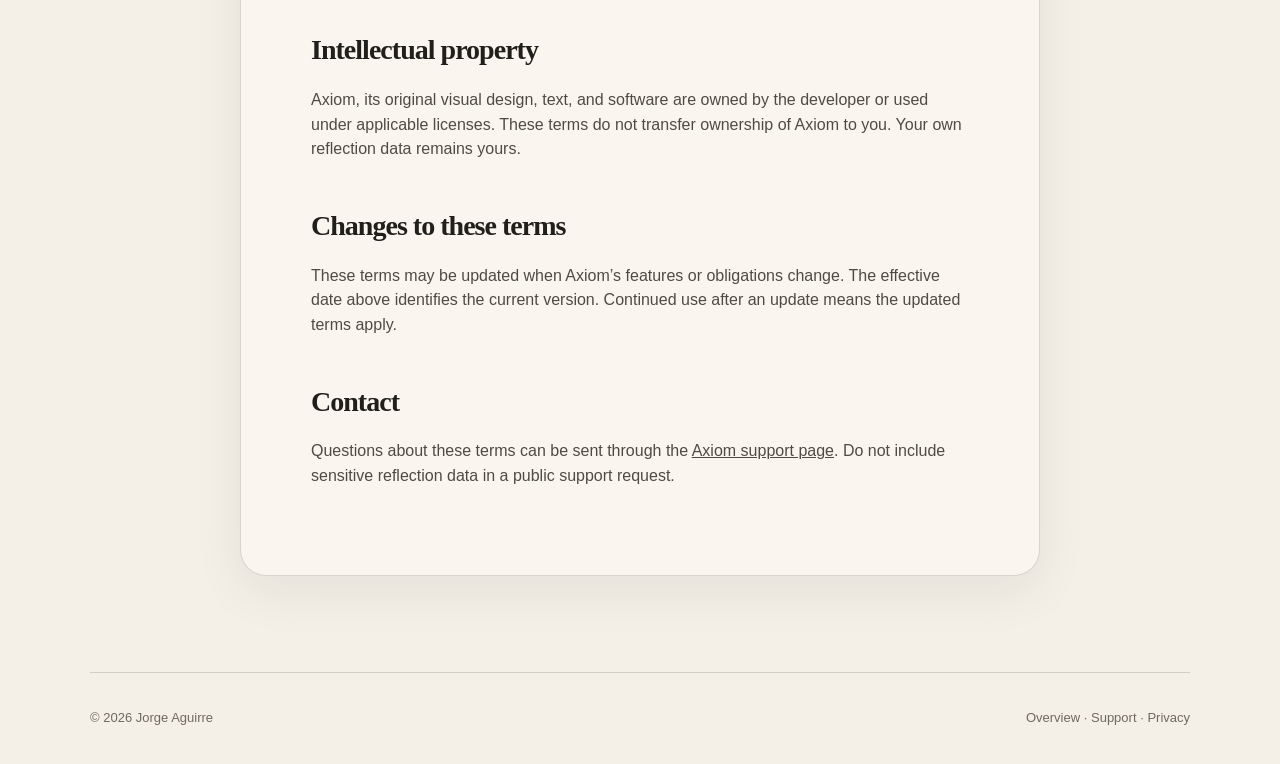
<file: axiom/terms/index.html>
<!doctype html>
<html lang="en">
<head>
  <meta charset="utf-8">
  <meta name="viewport" content="width=device-width, initial-scale=1">
  <meta name="description" content="Terms of Use for Axiom.">
  <title>Terms of Use · Axiom</title>
  <link rel="stylesheet" href="../styles.css">
</head>
<body>
  <div class="shell">
    <header class="site-header">
      <a class="brand" href="../"><span class="brand-mark" aria-hidden="true">A</span><span>Axiom</span></a>
      <nav aria-label="Axiom"><a href="../">Overview</a><a href="../support/">Support</a><a href="../privacy/">Privacy</a><a href="./" aria-current="page">Terms</a></nav>
    </header>

    <main class="document">
      <p class="eyebrow">TERMS OF USE</p>
      <h1>A reflection tool, not a verdict.</h1>
      <p class="updated">Effective July 25, 2026</p>

      <h2>Agreement</h2>
      <p>These Terms of Use apply when you use Axiom. They supplement Apple’s <a href="https://www.apple.com/legal/internet-services/itunes/dev/stdeula/">Standard Licensed Application End User License Agreement</a>. If these terms conflict with Apple’s standard agreement, Apple’s agreement controls to the extent required.</p>

      <h2>Purpose and limits</h2>
      <p>Axiom is a reflective, research-informed values-map and conversation-preparation tool. It is not a diagnostic, clinical, therapeutic, medical, legal, or safety-planning service. It does not determine whether another person is compatible, trustworthy, safe, or right for you, and it does not predict whether a relationship will succeed.</p>
      <p>Do not rely on Axiom as a substitute for qualified professional help or your own judgment. If you are in immediate danger or need urgent help, contact appropriate local emergency or professional services.</p>

      <h2>Your choices and other people</h2>
      <p>Use Axiom only for reflection and consensual conversation. Do not use it to secretly judge, profile, coerce, harass, or make consequential decisions about another person without their participation. You are responsible for the links and information you choose to share.</p>

      <h2>Sensitive information</h2>
      <p>Axiom can involve intimate subjects, including relationships, family, money, faith, politics, sexuality, substance boundaries, and conflict. Protect your device and share only with people and services you trust. Do not publish invite or reply links.</p>

      <h2>Availability and changes</h2>
      <p>Axiom may change, add, remove, or discontinue features. iCloud identity lookup, link delivery, and external services may be unavailable or behave differently because of device, account, network, provider, or platform conditions.</p>

      <h2>No warranties</h2>
      <p>To the maximum extent permitted by applicable law, Axiom is provided “as is” and “as available,” without guarantees that its outputs are complete, accurate, suitable for a particular decision, or continuously available.</p>

      <h2>Intellectual property</h2>
      <p>Axiom, its original visual design, text, and software are owned by the developer or used under applicable licenses. These terms do not transfer ownership of Axiom to you. Your own reflection data remains yours.</p>

      <h2>Changes to these terms</h2>
      <p>These terms may be updated when Axiom’s features or obligations change. The effective date above identifies the current version. Continued use after an update means the updated terms apply.</p>

      <h2>Contact</h2>
      <p>Questions about these terms can be sent through the <a href="../support/">Axiom support page</a>. Do not include sensitive reflection data in a public support request.</p>
    </main>

    <footer><span>© 2026 Jorge Aguirre</span><span><a href="../">Overview</a> · <a href="../support/">Support</a> · <a href="../privacy/">Privacy</a></span></footer>
  </div>
</body>
</html>
</file>
<file: styles.css>
:root {
  --bg: #efe8dd;
  --bg-strong: #e4dacb;
  --panel: rgba(16, 22, 28, 0.92);
  --panel-soft: rgba(255, 250, 244, 0.78);
  --surface: rgba(255, 248, 240, 0.72);
  --surface-strong: rgba(255, 250, 245, 0.92);
  --line: rgba(20, 25, 31, 0.16);
  --line-strong: rgba(20, 25, 31, 0.28);
  --ink: #12161b;
  --ink-soft: #3d4754;
  --paper-ink: #f7f0e6;
  --accent: #cf6139;
  --accent-deep: #a24524;
  --signal: #2c8074;
  --signal-soft: #cee6df;
  --shadow: 0 24px 80px rgba(18, 22, 27, 0.14);
  --shadow-soft: 0 16px 36px rgba(18, 22, 27, 0.08);
  --display: "Instrument Serif", "Times New Roman", serif;
  --body: "Sora", "Trebuchet MS", sans-serif;
  --mono: "IBM Plex Mono", "Courier New", monospace;
  --max-width: 1380px;
  --radius: 28px;
}

*,
*::before,
*::after {
  box-sizing: border-box;
}

html {
  scroll-behavior: smooth;
}

body {
  margin: 0;
  min-height: 100vh;
  color: var(--ink);
  font-family: var(--body);
  background:
    radial-gradient(1200px 700px at 6% -4%, rgba(209, 97, 57, 0.18) 0%, transparent 62%),
    radial-gradient(900px 620px at 100% 10%, rgba(44, 128, 116, 0.16) 0%, transparent 60%),
    linear-gradient(145deg, #f3ede4 0%, #ede3d7 36%, #e7ddcf 100%);
}

body::before {
  content: "";
  position: fixed;
  inset: 0;
  pointer-events: none;
  background:
    linear-gradient(rgba(18, 22, 27, 0.04) 1px, transparent 1px),
    linear-gradient(90deg, rgba(18, 22, 27, 0.04) 1px, transparent 1px);
  background-size: 64px 64px;
  opacity: 0.32;
  mask-image: linear-gradient(180deg, rgba(0, 0, 0, 0.7), transparent 85%);
}

.page-noise {
  position: fixed;
  inset: 0;
  pointer-events: none;
  opacity: 0.18;
  background-image:
    radial-gradient(circle at 10% 20%, rgba(255, 255, 255, 0.9) 0 0.6px, transparent 0.8px),
    radial-gradient(circle at 80% 70%, rgba(18, 22, 27, 0.7) 0 0.6px, transparent 0.9px);
  background-size: 26px 26px, 23px 23px;
  mix-blend-mode: soft-light;
}

.page-orbit {
  position: fixed;
  width: 38rem;
  aspect-ratio: 1;
  border: 1px solid rgba(18, 22, 27, 0.08);
  border-radius: 999px;
  pointer-events: none;
  filter: blur(0.2px);
}

.orbit-left {
  top: 8rem;
  left: -15rem;
}

.orbit-right {
  bottom: -10rem;
  right: -14rem;
}

.site-shell {
  position: relative;
  z-index: 1;
  width: min(calc(100% - 32px), var(--max-width));
  margin: 0 auto;
  padding: 24px 0 88px;
}

.topbar {
  display: flex;
  align-items: center;
  justify-content: space-between;
  gap: 16px;
  padding: 10px 0 24px;
}

.topbar-brand {
  display: flex;
  align-items: center;
  gap: 12px;
  min-width: 0;
}

.brand-mark {
  width: 42px;
  height: 42px;
  display: grid;
  place-items: center;
  border-radius: 50%;
  border: 1px solid rgba(18, 22, 27, 0.14);
  background: rgba(255, 250, 245, 0.72);
  box-shadow: var(--shadow-soft);
  font-family: var(--display);
  font-size: 1.2rem;
  font-style: italic;
}

.brand-copy {
  min-width: 0;
}

.brand-name {
  display: block;
  font-weight: 600;
  letter-spacing: 0.02em;
}

.brand-note {
  display: block;
  color: var(--ink-soft);
  font-size: 0.8rem;
}

.topbar-nav {
  display: flex;
  align-items: center;
  gap: 10px;
  flex-wrap: wrap;
}

.topbar-nav a,
.hero-actions a,
.back-to-top {
  color: inherit;
  text-decoration: none;
}

.ghost-link,
.solid-link,
.back-to-top {
  display: inline-flex;
  align-items: center;
  justify-content: center;
  gap: 8px;
  min-height: 46px;
  padding: 0 18px;
  border-radius: 999px;
  border: 1px solid var(--line);
  transition:
    transform 180ms ease,
    background-color 180ms ease,
    border-color 180ms ease,
    color 180ms ease;
}

.ghost-link {
  background: rgba(255, 250, 245, 0.6);
}

.solid-link {
  color: var(--paper-ink);
  background: linear-gradient(135deg, var(--accent) 0%, var(--accent-deep) 100%);
  border-color: rgba(162, 69, 36, 0.8);
}

.ghost-link:hover,
.ghost-link:focus-visible,
.solid-link:hover,
.solid-link:focus-visible,
.back-to-top:hover,
.back-to-top:focus-visible {
  transform: translateY(-1px);
}

.ghost-link:hover,
.ghost-link:focus-visible,
.back-to-top:hover,
.back-to-top:focus-visible {
  border-color: rgba(18, 22, 27, 0.32);
  background: rgba(255, 250, 245, 0.9);
}

.solid-link:hover,
.solid-link:focus-visible {
  border-color: rgba(162, 69, 36, 1);
}

.hero {
  display: grid;
  grid-template-columns: minmax(0, 1.2fr) minmax(320px, 0.82fr);
  gap: 22px;
  align-items: stretch;
  margin-bottom: 74px;
}

.hero-main,
.hero-panel,
.featured-card,
.tracks-shell,
.obsession-panel,
.about-panel,
.footer-panel {
  border-radius: var(--radius);
  box-shadow: var(--shadow);
}

.hero-main {
  position: relative;
  overflow: clip;
  padding: clamp(28px, 4vw, 46px);
  min-height: 36rem;
  display: flex;
  flex-direction: column;
  justify-content: space-between;
  background:
    linear-gradient(180deg, rgba(255, 251, 247, 0.92) 0%, rgba(246, 237, 225, 0.9) 100%);
  border: 1px solid rgba(18, 22, 27, 0.1);
}

.hero-main::before {
  content: "";
  position: absolute;
  inset: auto -8rem -8rem auto;
  width: 22rem;
  aspect-ratio: 1;
  border-radius: 999px;
  background: radial-gradient(circle, rgba(44, 128, 116, 0.32) 0%, transparent 70%);
  opacity: 0.9;
}

.hero-main::after {
  content: "";
  position: absolute;
  inset: 22% auto auto 62%;
  width: 18rem;
  height: 1px;
  background: linear-gradient(90deg, rgba(18, 22, 27, 0.18), transparent);
  transform: rotate(-24deg);
}

.section-label {
  display: inline-flex;
  align-items: center;
  gap: 8px;
  margin-bottom: 18px;
  color: var(--ink-soft);
  font-size: 0.78rem;
  font-weight: 600;
  letter-spacing: 0.12em;
  text-transform: uppercase;
}

.section-label::before {
  content: "";
  width: 32px;
  height: 1px;
  background: currentColor;
  opacity: 0.55;
}

.hero-title {
  margin: 0;
  font-family: var(--display);
  font-size: clamp(4.2rem, 10vw, 8.8rem);
  line-height: 0.86;
  letter-spacing: -0.06em;
}

.hero-title span {
  display: block;
}

.hero-title span:last-child {
  margin-left: clamp(22px, 4vw, 84px);
  font-style: italic;
}

.hero-deck {
  width: min(100%, 44rem);
  margin: 18px 0 0;
  color: var(--ink-soft);
  font-size: clamp(1rem, 1.8vw, 1.15rem);
  line-height: 1.72;
}

.hero-meta {
  display: grid;
  grid-template-columns: minmax(0, 1.15fr) minmax(220px, 0.7fr);
  gap: 24px;
  align-items: end;
}

.hero-note {
  max-width: 34rem;
  color: var(--ink-soft);
  line-height: 1.7;
}

.hero-actions {
  display: flex;
  flex-wrap: wrap;
  gap: 12px;
  justify-content: flex-start;
}

.hero-panel {
  padding: 26px;
  display: grid;
  grid-template-rows: auto auto 1fr auto;
  gap: 20px;
  background:
    linear-gradient(180deg, rgba(15, 20, 26, 0.98) 0%, rgba(18, 24, 31, 0.96) 100%);
  color: var(--paper-ink);
  border: 1px solid rgba(255, 255, 255, 0.08);
}

.panel-heading {
  margin: 0;
  font-family: var(--display);
  font-size: clamp(1.8rem, 4vw, 2.6rem);
  line-height: 0.98;
}

.panel-copy {
  margin: 0;
  color: rgba(247, 240, 230, 0.74);
  line-height: 1.72;
}

.focus-list,
.snapshot-list,
.obsession-grid,
.library-list,
.tag-list,
.footer-list {
  margin: 0;
  padding: 0;
  list-style: none;
}

.focus-list {
  display: grid;
  gap: 12px;
}

.focus-item {
  padding: 14px 0;
  border-top: 1px solid rgba(255, 255, 255, 0.11);
}

.focus-item:first-child {
  padding-top: 0;
  border-top: 0;
}

.focus-title {
  display: block;
  margin-bottom: 6px;
  font-size: 1rem;
  font-weight: 600;
}

.focus-copy {
  color: rgba(247, 240, 230, 0.72);
  font-size: 0.9rem;
  line-height: 1.62;
}

.snapshot-list {
  display: grid;
  gap: 10px;
}

.snapshot-item {
  display: flex;
  align-items: baseline;
  justify-content: space-between;
  gap: 16px;
  padding-top: 10px;
  border-top: 1px solid rgba(255, 255, 255, 0.09);
}

.snapshot-label {
  color: rgba(247, 240, 230, 0.66);
  font-size: 0.78rem;
  letter-spacing: 0.1em;
  text-transform: uppercase;
}

.snapshot-value {
  font-family: var(--display);
  font-size: 1.55rem;
}

.section-head {
  display: grid;
  grid-template-columns: minmax(0, 1fr) auto;
  align-items: end;
  gap: 18px;
  margin-bottom: 24px;
}

.section-title {
  margin: 0;
  font-family: var(--display);
  font-size: clamp(2.4rem, 5vw, 4rem);
  line-height: 0.95;
}

.section-copy {
  max-width: 44rem;
  margin: 12px 0 0;
  color: var(--ink-soft);
  line-height: 1.72;
}

.section-anchor {
  font-family: var(--mono);
  font-size: 0.8rem;
  letter-spacing: 0.08em;
  text-transform: uppercase;
  color: var(--ink-soft);
}

.featured-section,
.tracks-section,
.obsessions-section,
.about-section {
  margin-bottom: 74px;
}

.featured-list {
  display: grid;
  gap: 14px;
}

.featured-card {
  position: relative;
  overflow: clip;
  display: grid;
  grid-template-columns: minmax(72px, 92px) minmax(0, 1fr) minmax(260px, 320px);
  gap: 20px;
  padding: 24px;
  background: rgba(255, 249, 243, 0.82);
  border: 1px solid rgba(18, 22, 27, 0.09);
  transition:
    transform 180ms ease,
    border-color 180ms ease,
    background-color 180ms ease;
}

.featured-card::before {
  content: "";
  position: absolute;
  inset: 0 auto 0 0;
  width: 5px;
  background: var(--card-accent, var(--accent));
}

.featured-card:hover,
.featured-card:focus-within {
  transform: translateY(-2px);
  border-color: rgba(18, 22, 27, 0.16);
  background: rgba(255, 251, 247, 0.94);
}

.featured-index {
  font-family: var(--display);
  font-size: 2.2rem;
  line-height: 1;
  color: rgba(18, 22, 27, 0.42);
}

.featured-content {
  display: grid;
  gap: 12px;
}

.book-kicker {
  display: flex;
  flex-wrap: wrap;
  gap: 10px;
  align-items: center;
  color: var(--ink-soft);
  font-size: 0.78rem;
  font-weight: 600;
  letter-spacing: 0.1em;
  text-transform: uppercase;
}

.dot-sep {
  width: 3px;
  height: 3px;
  border-radius: 50%;
  background: currentColor;
  opacity: 0.7;
}

.book-title {
  margin: 0;
  font-family: var(--display);
  font-size: clamp(1.8rem, 4vw, 2.8rem);
  line-height: 0.96;
}

.book-logline,
.book-promise,
.library-summary,
.obsession-copy,
.about-copy,
.footer-copy {
  margin: 0;
  line-height: 1.72;
}

.book-logline {
  font-size: 1rem;
}

.book-promise,
.library-summary,
.obsession-copy,
.about-copy,
.footer-copy {
  color: var(--ink-soft);
}

.featured-side {
  display: grid;
  gap: 14px;
  align-content: start;
}

.feature-panel-title {
  margin: 0;
  font-size: 0.82rem;
  font-weight: 700;
  letter-spacing: 0.12em;
  text-transform: uppercase;
  color: var(--ink-soft);
}

.tag-list {
  display: flex;
  flex-wrap: wrap;
  gap: 8px;
}

.tag {
  display: inline-flex;
  align-items: center;
  min-height: 34px;
  padding: 0 12px;
  border-radius: 999px;
  border: 1px solid rgba(18, 22, 27, 0.12);
  background: rgba(255, 252, 248, 0.76);
  font-size: 0.82rem;
  color: var(--ink-soft);
}

.feature-theme {
  padding: 16px;
  border-radius: 18px;
  background: linear-gradient(180deg, rgba(18, 22, 27, 0.04), rgba(18, 22, 27, 0.08));
}

.feature-theme strong {
  display: block;
  margin-bottom: 8px;
  font-size: 0.84rem;
  letter-spacing: 0.08em;
  text-transform: uppercase;
  color: var(--ink-soft);
}

.tracks-shell {
  padding: 24px;
  border: 1px solid rgba(18, 22, 27, 0.1);
  background: rgba(255, 250, 244, 0.84);
}

.track-filters {
  display: flex;
  flex-wrap: wrap;
  gap: 10px;
  margin-bottom: 20px;
}

.track-filter {
  display: inline-flex;
  align-items: center;
  gap: 10px;
  min-height: 42px;
  padding: 0 15px;
  border-radius: 999px;
  border: 1px solid rgba(18, 22, 27, 0.12);
  background: rgba(255, 252, 248, 0.72);
  color: var(--ink);
  font: inherit;
  cursor: pointer;
  transition:
    border-color 180ms ease,
    background-color 180ms ease,
    transform 180ms ease;
}

.track-filter:hover,
.track-filter:focus-visible {
  transform: translateY(-1px);
  border-color: rgba(18, 22, 27, 0.24);
}

.track-filter.is-active {
  background: rgba(18, 22, 27, 0.95);
  color: var(--paper-ink);
  border-color: rgba(18, 22, 27, 0.95);
}

.track-count {
  color: inherit;
  opacity: 0.7;
  font-family: var(--mono);
  font-size: 0.82rem;
}

.library-list {
  display: grid;
}

.library-row {
  display: grid;
  grid-template-columns: minmax(200px, 240px) minmax(140px, 170px) minmax(0, 1fr) minmax(160px, 190px);
  gap: 18px;
  align-items: start;
  padding: 16px 0;
  border-top: 1px solid rgba(18, 22, 27, 0.1);
}

.library-row:first-child {
  border-top: 0;
  padding-top: 0;
}

.library-title {
  margin: 0 0 6px;
  font-size: 1.08rem;
  font-weight: 600;
}

.library-lane,
.library-genre,
.library-source {
  font-size: 0.82rem;
  color: var(--ink-soft);
  text-transform: uppercase;
  letter-spacing: 0.08em;
}

.library-genre {
  line-height: 1.5;
}

.library-source {
  font-family: var(--mono);
  text-transform: none;
  letter-spacing: 0;
  word-break: break-word;
}

.obsession-grid {
  display: grid;
  grid-template-columns: repeat(4, minmax(0, 1fr));
  gap: 14px;
}

.obsession-panel {
  padding: 22px;
  border: 1px solid rgba(18, 22, 27, 0.1);
  background:
    linear-gradient(180deg, rgba(255, 250, 244, 0.76), rgba(243, 235, 225, 0.82));
}

.obsession-number {
  display: inline-flex;
  align-items: center;
  justify-content: center;
  width: 42px;
  height: 42px;
  margin-bottom: 18px;
  border-radius: 50%;
  border: 1px solid rgba(18, 22, 27, 0.12);
  background: rgba(255, 255, 255, 0.56);
  font-family: var(--display);
  font-size: 1.25rem;
}

.obsession-title {
  margin: 0 0 10px;
  font-family: var(--display);
  font-size: 2rem;
  line-height: 0.94;
}

.about-section {
  display: grid;
  gap: 18px;
}

.closing-grid {
  display: grid;
  grid-template-columns: minmax(0, 0.95fr) minmax(280px, 0.8fr);
  gap: 16px;
}

.closing-intro {
  display: grid;
  gap: 10px;
  max-width: 58rem;
}

.closing-title {
  margin: 0;
  font-family: var(--display);
  font-size: clamp(2rem, 4vw, 3.2rem);
  line-height: 0.98;
}

.closing-intro-copy {
  margin: 0;
  color: var(--ink-soft);
  line-height: 1.72;
}

.about-panel,
.footer-panel {
  padding: 26px;
  border: 1px solid rgba(18, 22, 27, 0.1);
  background: rgba(255, 250, 244, 0.82);
}

.about-panel.dark {
  color: var(--paper-ink);
  background: linear-gradient(180deg, rgba(16, 22, 28, 0.96), rgba(21, 28, 36, 0.94));
  border-color: rgba(255, 255, 255, 0.08);
}

.about-panel.dark .section-label,
.about-panel.dark .about-copy,
.about-panel.dark .footer-copy,
.about-panel.dark .footer-list {
  color: rgba(247, 240, 230, 0.74);
}

.about-panel.dark .section-title {
  color: var(--paper-ink);
}

.footer-list {
  display: grid;
  gap: 8px;
  margin-top: 18px;
}

.footer-list li {
  position: relative;
  padding-left: 14px;
}

.footer-list li::before {
  content: "";
  position: absolute;
  left: 0;
  top: 0.72em;
  width: 5px;
  height: 5px;
  border-radius: 50%;
  background: currentColor;
  opacity: 0.66;
}

.footer-actions {
  display: flex;
  gap: 12px;
  align-items: center;
  justify-content: space-between;
  margin-top: 24px;
  flex-wrap: wrap;
}

.footer-year {
  color: var(--ink-soft);
  font-size: 0.88rem;
}

.sr-only {
  position: absolute;
  width: 1px;
  height: 1px;
  padding: 0;
  margin: -1px;
  overflow: hidden;
  clip: rect(0, 0, 0, 0);
  white-space: nowrap;
  border: 0;
}

button,
a {
  outline-offset: 3px;
}

@media (max-width: 1120px) {
  .hero,
  .closing-grid,
  .obsession-grid {
    grid-template-columns: 1fr;
  }

  .featured-card {
    grid-template-columns: 72px minmax(0, 1fr);
  }

  .featured-side {
    grid-column: 1 / -1;
    padding-top: 4px;
  }

  .library-row {
    grid-template-columns: 1fr;
    gap: 10px;
  }
}

@media (max-width: 760px) {
  .site-shell {
    width: min(calc(100% - 18px), var(--max-width));
    padding-top: 16px;
  }

  .topbar {
    align-items: flex-start;
    flex-direction: column;
  }

  .topbar-nav {
    width: 100%;
  }

  .hero-main {
    min-height: auto;
  }

  .hero-title {
    font-size: clamp(3.2rem, 18vw, 5.4rem);
  }

  .hero-title span:last-child {
    margin-left: 0;
  }

  .hero-meta {
    grid-template-columns: 1fr;
  }

  .section-head {
    grid-template-columns: 1fr;
  }

  .featured-card {
    grid-template-columns: 1fr;
  }

  .featured-index {
    font-size: 1.55rem;
  }

  .track-filters {
    overflow-x: auto;
    padding-bottom: 4px;
  }

  .track-filter {
    white-space: nowrap;
  }

  .footer-actions {
    align-items: flex-start;
  }
}

@media (prefers-reduced-motion: reduce) {
  html {
    scroll-behavior: auto;
  }

  *,
  *::before,
  *::after {
    animation: none !important;
    transition: none !important;
  }
}
</file>
<file: axiom/styles.css>
:root {
  color-scheme: light;
  --porcelain: #f4efe7;
  --paper: #fbf8f1;
  --ink: #211f1b;
  --quiet: #6f6a61;
  --line: rgba(33, 31, 27, 0.16);
  --plum: #79566f;
  --clay: #b76f55;
  --sage: #687a67;
  --blue: #526f83;
  --instrument: #171817;
  --instrument-line: rgba(255, 255, 255, 0.14);
  --instrument-ink: #f7f2e8;
  --radius: 26px;
}

* {
  box-sizing: border-box;
}

html {
  background: var(--porcelain);
  color: var(--ink);
  font-family: -apple-system, BlinkMacSystemFont, "SF Pro Text", "Helvetica Neue", sans-serif;
  line-height: 1.55;
}

body {
  margin: 0;
  min-height: 100vh;
  background:
    radial-gradient(circle at 12% -10%, rgba(183, 111, 85, 0.16), transparent 34rem),
    radial-gradient(circle at 96% 8%, rgba(82, 111, 131, 0.14), transparent 32rem),
    var(--porcelain);
}

a {
  color: inherit;
}

.shell {
  width: min(1100px, calc(100% - 32px));
  margin: 0 auto;
}

.site-header {
  min-height: 76px;
  display: flex;
  align-items: center;
  justify-content: space-between;
  gap: 24px;
  border-bottom: 1px solid var(--line);
}

.brand {
  display: inline-flex;
  align-items: center;
  gap: 11px;
  text-decoration: none;
  font-weight: 750;
  letter-spacing: -0.02em;
}

.brand-mark {
  width: 34px;
  height: 34px;
  display: grid;
  place-items: center;
  border: 1px solid var(--line);
  border-radius: 50%;
  background: var(--paper);
  font-family: Georgia, "Times New Roman", serif;
  font-size: 20px;
}

nav {
  display: flex;
  align-items: center;
  gap: 18px;
  color: var(--quiet);
  font-size: 14px;
}

nav a {
  text-decoration: none;
}

nav a:hover,
nav a[aria-current="page"] {
  color: var(--ink);
}

.hero {
  display: grid;
  grid-template-columns: minmax(0, 1fr) minmax(320px, 0.8fr);
  gap: clamp(36px, 8vw, 96px);
  align-items: center;
  padding: clamp(64px, 10vw, 126px) 0;
}

.eyebrow {
  margin: 0 0 18px;
  color: var(--clay);
  font-size: 12px;
  font-weight: 800;
  letter-spacing: 0.16em;
}

h1,
h2,
h3 {
  font-family: Georgia, "Times New Roman", serif;
  letter-spacing: -0.035em;
}

h1 {
  max-width: 760px;
  margin: 0;
  font-size: clamp(48px, 8vw, 86px);
  line-height: 0.98;
  font-weight: 500;
}

.lede {
  max-width: 640px;
  margin: 28px 0 0;
  color: var(--quiet);
  font-size: clamp(18px, 2vw, 22px);
}

.actions {
  display: flex;
  flex-wrap: wrap;
  gap: 12px;
  margin-top: 32px;
}

.button {
  min-height: 48px;
  display: inline-flex;
  align-items: center;
  justify-content: center;
  padding: 0 20px;
  border: 1px solid var(--line);
  border-radius: 999px;
  background: rgba(251, 248, 241, 0.72);
  text-decoration: none;
  font-weight: 700;
}

.button.primary {
  border-color: var(--ink);
  background: var(--ink);
  color: var(--paper);
}

.button[hidden] {
  display: none;
}

.instrument {
  aspect-ratio: 0.86;
  position: relative;
  display: grid;
  place-items: center;
  overflow: hidden;
  border: 1px solid rgba(255, 255, 255, 0.08);
  border-radius: 38px;
  background:
    radial-gradient(circle at center, rgba(121, 86, 111, 0.26), transparent 36%),
    var(--instrument);
  box-shadow: 0 34px 80px rgba(48, 39, 34, 0.24);
}

.atlas-ring {
  width: 74%;
  aspect-ratio: 1;
  position: relative;
  border: 1px solid var(--instrument-line);
  border-radius: 50%;
}

.atlas-ring::before,
.atlas-ring::after {
  content: "";
  position: absolute;
  inset: 13%;
  border: 1px solid var(--instrument-line);
  border-radius: 50%;
}

.atlas-ring::after {
  inset: 32%;
  border-color: rgba(247, 242, 232, 0.28);
}

.axis {
  position: absolute;
  inset: 50% 10% auto;
  height: 1px;
  background: var(--instrument-line);
}

.axis.vertical {
  transform: rotate(90deg);
}

.point {
  width: 12px;
  height: 12px;
  position: absolute;
  border: 2px solid var(--instrument);
  border-radius: 50%;
  box-shadow: 0 0 0 1px rgba(255, 255, 255, 0.2);
}

.p1 { top: 11%; left: 48%; background: var(--clay); }
.p2 { top: 27%; right: 15%; background: var(--plum); }
.p3 { bottom: 22%; right: 17%; background: var(--blue); }
.p4 { bottom: 10%; left: 45%; background: var(--sage); }
.p5 { bottom: 25%; left: 14%; background: #b5965c; }
.p6 { top: 25%; left: 15%; background: #90715a; }

.instrument-label {
  position: absolute;
  bottom: 26px;
  left: 28px;
  color: var(--instrument-ink);
  font-family: Georgia, "Times New Roman", serif;
  font-size: 22px;
}

.instrument-kicker {
  position: absolute;
  top: 28px;
  left: 28px;
  color: rgba(247, 242, 232, 0.62);
  font-size: 11px;
  font-weight: 800;
  letter-spacing: 0.14em;
}

.feature-grid {
  display: grid;
  grid-template-columns: repeat(3, 1fr);
  gap: 16px;
  padding: 0 0 96px;
}

.card,
.document,
.link-card {
  border: 1px solid var(--line);
  border-radius: var(--radius);
  background: rgba(251, 248, 241, 0.78);
  box-shadow: 0 16px 52px rgba(48, 39, 34, 0.07);
}

.card {
  padding: 26px;
}

.card h2 {
  margin: 0 0 10px;
  font-size: 25px;
}

.card p {
  margin: 0;
  color: var(--quiet);
}

.document {
  max-width: 800px;
  margin: 64px auto 96px;
  padding: clamp(28px, 6vw, 70px);
}

.document h1 {
  font-size: clamp(42px, 7vw, 68px);
}

.document h2 {
  margin: 42px 0 12px;
  font-size: 28px;
}

.document h3 {
  margin: 28px 0 8px;
  font-size: 22px;
}

.document p,
.document li {
  color: #4f4b44;
}

.updated {
  color: var(--quiet);
  font-size: 14px;
}

.callout {
  margin: 30px 0;
  padding: 22px;
  border-left: 3px solid var(--plum);
  border-radius: 0 16px 16px 0;
  background: rgba(121, 86, 111, 0.08);
}

.link-stage {
  min-height: calc(100vh - 150px);
  display: grid;
  place-items: center;
  padding: 54px 0 80px;
}

.link-card {
  width: min(620px, 100%);
  padding: clamp(30px, 7vw, 64px);
  text-align: center;
}

.link-glyph {
  width: 76px;
  height: 76px;
  display: grid;
  place-items: center;
  margin: 0 auto 28px;
  border-radius: 50%;
  background: var(--instrument);
  color: var(--instrument-ink);
  font-family: Georgia, "Times New Roman", serif;
  font-size: 40px;
}

.link-card h1 {
  font-size: clamp(40px, 8vw, 62px);
}

.link-card .lede {
  margin-inline: auto;
}

.status {
  min-height: 24px;
  margin-top: 18px;
  color: var(--quiet);
  font-size: 14px;
}

footer {
  min-height: 92px;
  display: flex;
  align-items: center;
  justify-content: space-between;
  gap: 24px;
  border-top: 1px solid var(--line);
  color: var(--quiet);
  font-size: 13px;
}

footer a {
  text-decoration: none;
}

@media (max-width: 760px) {
  .site-header {
    align-items: flex-start;
    flex-direction: column;
    padding: 18px 0;
  }

  nav {
    width: 100%;
    gap: 14px;
    overflow-x: auto;
    padding-bottom: 3px;
  }

  .hero {
    grid-template-columns: 1fr;
    padding-top: 54px;
  }

  .instrument {
    width: min(430px, 100%);
    margin: 0 auto;
  }

  .feature-grid {
    grid-template-columns: 1fr;
  }

  footer {
    align-items: flex-start;
    flex-direction: column;
    justify-content: center;
    padding: 22px 0;
  }
}

@media (prefers-color-scheme: dark) {
  :root {
    color-scheme: dark;
    --porcelain: #1d1c1a;
    --paper: #272521;
    --ink: #f5f0e6;
    --quiet: #b8b0a3;
    --line: rgba(245, 240, 230, 0.16);
  }

  body {
    background:
      radial-gradient(circle at 12% -10%, rgba(183, 111, 85, 0.13), transparent 34rem),
      radial-gradient(circle at 96% 8%, rgba(82, 111, 131, 0.12), transparent 32rem),
      var(--porcelain);
  }

  .document p,
  .document li {
    color: #d1c9bd;
  }
}
</file>
